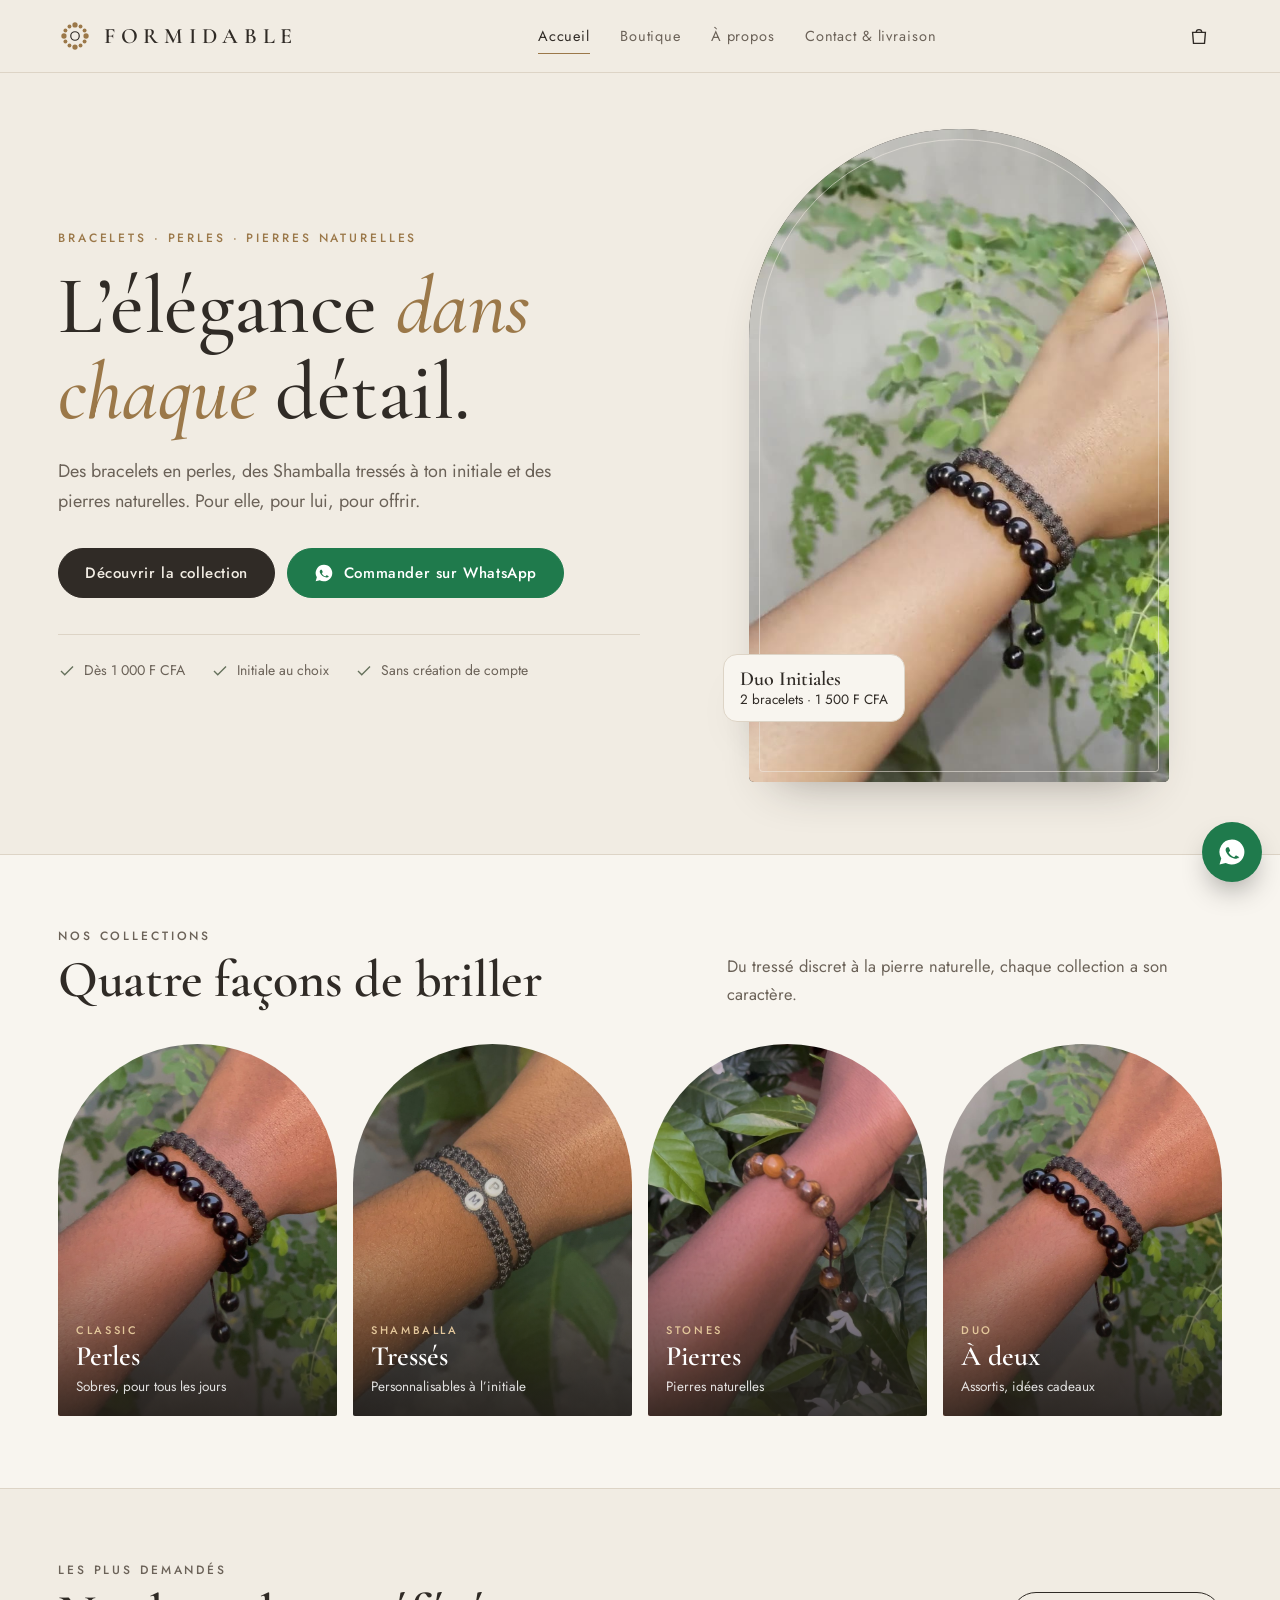
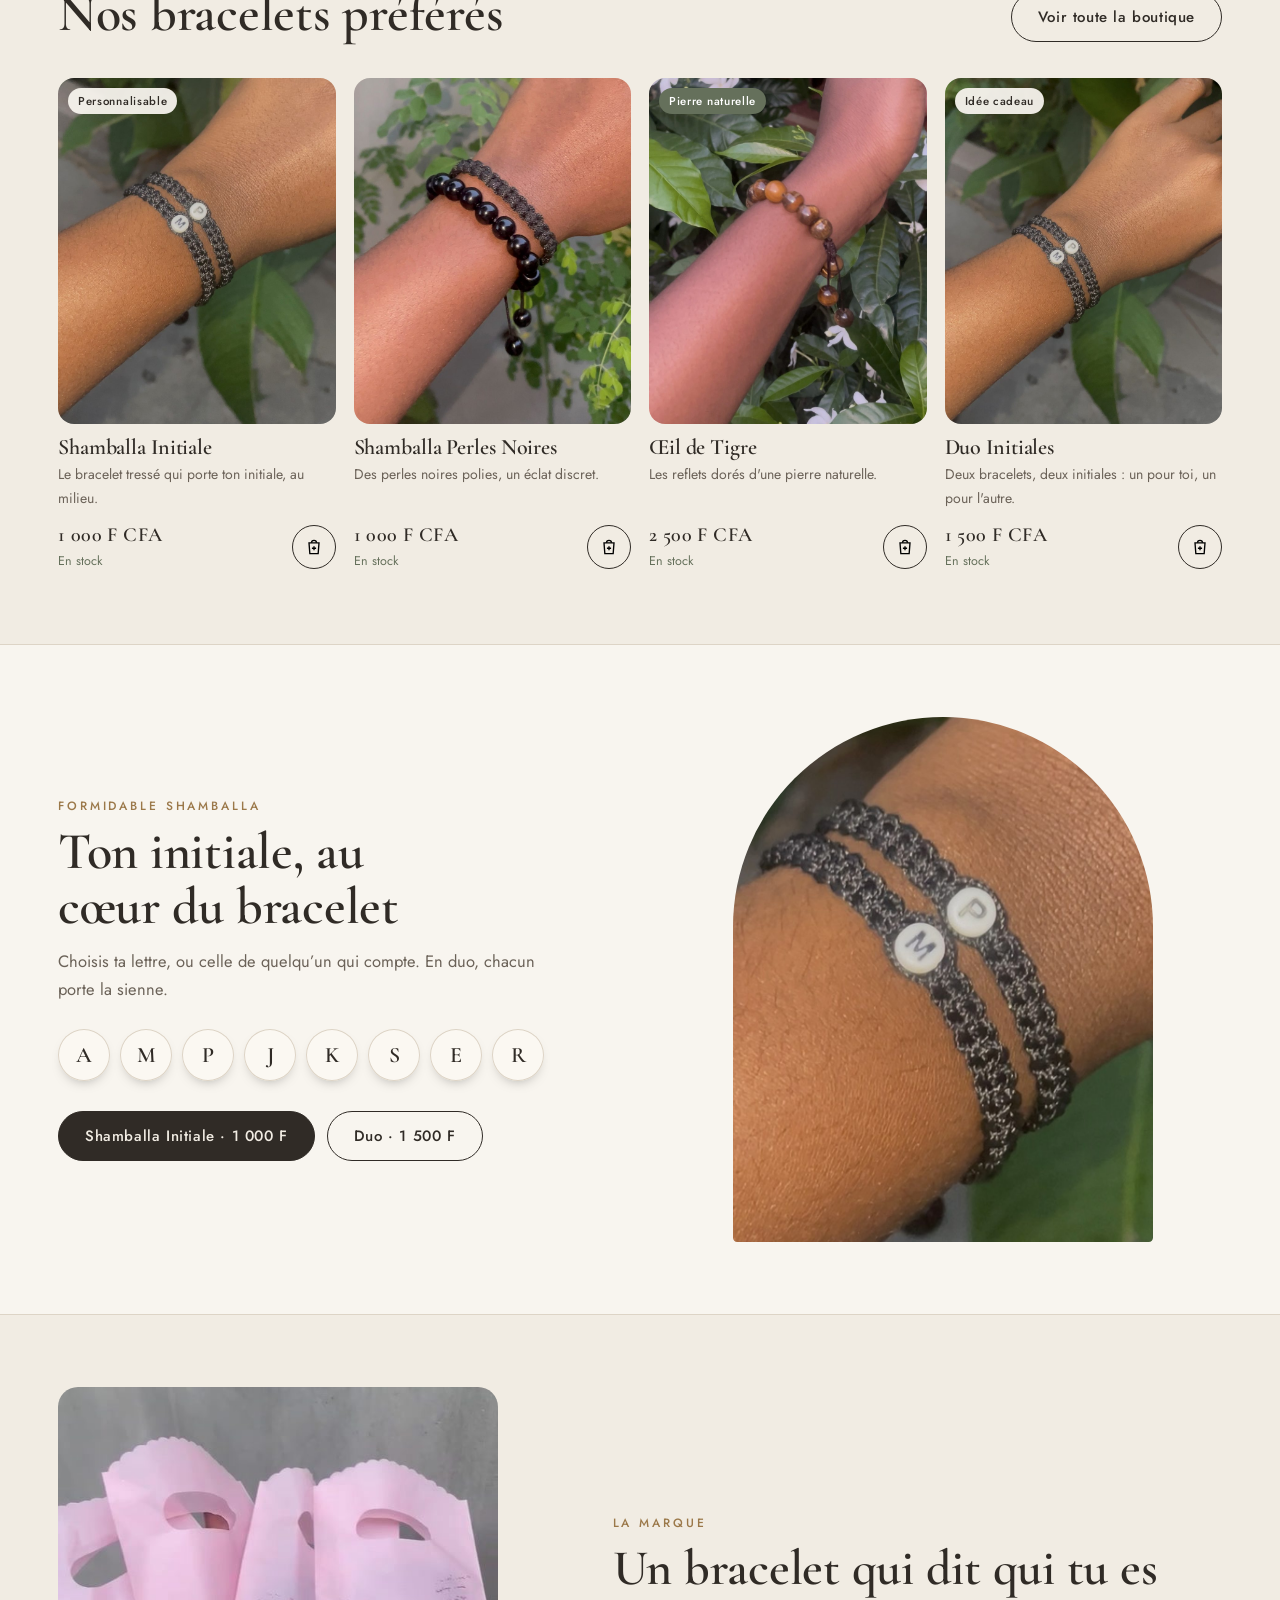
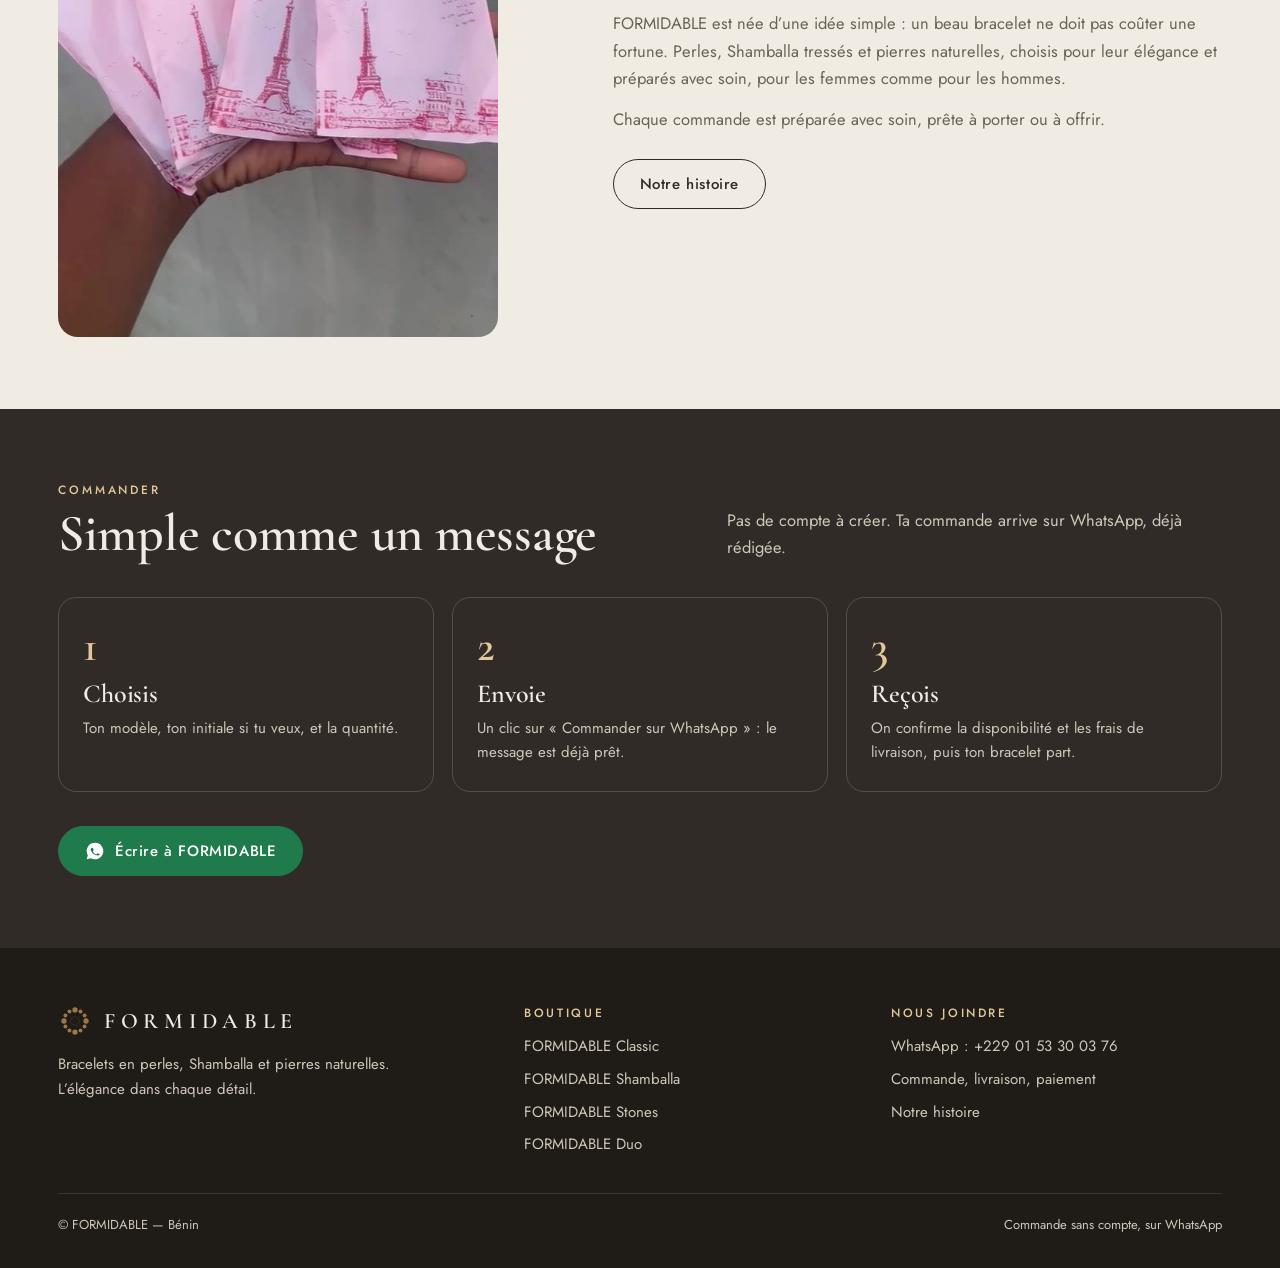
<file: index.html>
<!doctype html>
<html lang="fr">
<head>
<meta charset="utf-8">
<meta name="viewport" content="width=device-width,initial-scale=1,viewport-fit=cover">
<title>FORMIDABLE — Bracelets en perles, Shamballa et pierres naturelles au Bénin</title>
<meta name="description" content="Bracelets en perles, Shamballa personnalisés à l’initiale et pierres naturelles. Dès 1 000 F CFA, commande facile sur WhatsApp, livraison au Bénin.">
<link rel="canonical" href="https://formidable.eroskadima.com/">
<meta property="og:title" content="FORMIDABLE — Bracelets en perles, Shamballa et pierres naturelles au Bénin">
<meta property="og:description" content="Bracelets en perles, Shamballa personnalisés à l’initiale et pierres naturelles. Dès 1 000 F CFA, commande facile sur WhatsApp, livraison au Bénin.">
<meta property="og:image" content="https://formidable.eroskadima.com/assets/img/oeil-de-tigre-1.jpg">
<meta property="og:url" content="https://formidable.eroskadima.com/">
<meta property="og:type" content="website">
<meta name="theme-color" content="#F1ECE3">
<link rel="icon" href="data:image/svg+xml,%3Csvg xmlns='http://www.w3.org/2000/svg' viewBox='0 0 40 40'%3E%3Cg fill='%239B7849'%3E%3Ccircle cx='33.00' cy='20.00' r='3.1'/%3E%3Ccircle cx='31.26' cy='26.50' r='2.3'/%3E%3Ccircle cx='26.50' cy='31.26' r='2.3'/%3E%3Ccircle cx='20.00' cy='33.00' r='3.1'/%3E%3Ccircle cx='13.50' cy='31.26' r='2.3'/%3E%3Ccircle cx='8.74' cy='26.50' r='2.3'/%3E%3Ccircle cx='7.00' cy='20.00' r='3.1'/%3E%3Ccircle cx='8.74' cy='13.50' r='2.3'/%3E%3Ccircle cx='13.50' cy='8.74' r='2.3'/%3E%3Ccircle cx='20.00' cy='7.00' r='3.1'/%3E%3Ccircle cx='26.50' cy='8.74' r='2.3'/%3E%3Ccircle cx='31.26' cy='13.50' r='2.3'/%3E%3C/g%3E%3Ccircle cx='20' cy='20' r='5' fill='none' stroke='%23302B26' stroke-width='1.4'/%3E%3C/svg%3E">
<link rel="preconnect" href="https://fonts.googleapis.com"><link rel="preconnect" href="https://fonts.gstatic.com" crossorigin>
<link rel="stylesheet" href="https://fonts.googleapis.com/css2?family=Cormorant+Garamond:ital,wght@0,500;0,600;1,500&family=Jost:wght@400;500;600&display=swap">
<link rel="stylesheet" href="/assets/style.css?v=4">
</head>
<body data-racine="/">
<header class="entete"><div class="wrap">
  <a class="logo" href="/" aria-label="FORMIDABLE, accueil"><svg viewBox="0 0 40 40" aria-hidden="true"><g fill="#9B7849"><circle cx="33.00" cy="20.00" r="3.1"/><circle cx="31.26" cy="26.50" r="2.3"/><circle cx="26.50" cy="31.26" r="2.3"/><circle cx="20.00" cy="33.00" r="3.1"/><circle cx="13.50" cy="31.26" r="2.3"/><circle cx="8.74" cy="26.50" r="2.3"/><circle cx="7.00" cy="20.00" r="3.1"/><circle cx="8.74" cy="13.50" r="2.3"/><circle cx="13.50" cy="8.74" r="2.3"/><circle cx="20.00" cy="7.00" r="3.1"/><circle cx="26.50" cy="8.74" r="2.3"/><circle cx="31.26" cy="13.50" r="2.3"/></g><circle cx="20" cy="20" r="5" fill="none" stroke="#302B26" stroke-width="1.4"/></svg><span>FORMIDABLE</span></a>
  <nav class="nav" id="nav" aria-label="Menu principal"><a href="/" aria-current=page>Accueil</a><a href="/boutique/">Boutique</a><a href="/a-propos/">À propos</a><a href="/contact/">Contact & livraison</a></nav>
  <div class="outils">
    <button class="icone" type="button" data-panier aria-label="Ouvrir le panier"><svg viewBox="0 0 24 24" fill="none" stroke="currentColor" stroke-width="1.5"><path d="M5 8h14l-1 12H6z"/><path d="M9 8a3 3 0 0 1 6 0"/></svg><span class="compteur"></span></button>
    <button class="icone" type="button" id="menuBtn" aria-label="Menu" aria-expanded="false" aria-controls="nav"><svg viewBox="0 0 24 24" fill="none" stroke="currentColor" stroke-width="1.6"><path d="M4 7h16M4 12h16M4 17h16"/></svg></button>
  </div>
</div></header>

<main>
<section class="heros"><div class="wrap">
  <div class="texte apparait">
    <p class="eyebrow">Bracelets · Perles · Pierres naturelles</p>
    <h1 style="margin-top:16px">L’élégance <em>dans chaque</em> détail.</h1>
    <p class="intro">Des bracelets en perles, des Shamballa tressés à ton initiale et des pierres naturelles. Pour elle, pour lui, pour offrir.</p>
    <div class="actions"><a class="btn plein" href="/boutique/">Découvrir la collection</a><a class="btn wa" data-wa href="#" target="_blank" rel="noopener"><svg viewBox="0 0 24 24" fill="currentColor"><path d="M12 2a10 10 0 0 0-8.6 15.1L2 22l5-1.3A10 10 0 1 0 12 2zm5.3 14.1c-.2.6-1.3 1.2-1.8 1.2s-1 .3-3.5-.7-4-3.5-4.1-3.7-1-1.3-1-2.5.6-1.8.9-2 .5-.3.7-.3h.5c.2 0 .4 0 .6.5l.8 1.9c.1.2.1.4 0 .6l-.4.5-.4.4c-.1.2-.3.3-.1.6s.7 1.2 1.6 2a7 7 0 0 0 2.2 1.4c.3.1.5.1.6-.1l.9-1c.2-.3.4-.2.6-.1l1.8.9c.3.1.5.2.5.3s0 .7-.2 1.3z"/></svg> Commander sur WhatsApp</a></div>
    <div class="garanties"><span><svg viewBox="0 0 24 24" fill="none" stroke="currentColor" stroke-width="1.8"><path d="M20 6 9 17l-5-5"/></svg> Dès 1 000 F CFA</span><span><svg viewBox="0 0 24 24" fill="none" stroke="currentColor" stroke-width="1.8"><path d="M20 6 9 17l-5-5"/></svg> Initiale au choix</span><span><svg viewBox="0 0 24 24" fill="none" stroke="currentColor" stroke-width="1.8"><path d="M20 6 9 17l-5-5"/></svg> Sans création de compte</span></div>
  </div>
  <div class="visuel apparait" style="animation-delay:.15s">
    <div class="arche"><video autoplay muted loop playsinline poster="/assets/vid/showreel.jpg" aria-label="Bracelets FORMIDABLE portés"><source src="/assets/vid/showreel.mp4" type="video/mp4"></video></div>
    <div class="etiquette-flottante"><b>Duo Initiales</b>2 bracelets · 1 500 F CFA</div>
  </div>
</div></section>

<section class="bande"><div class="wrap">
  <div class="titre-section"><div><p class="eyebrow">Nos collections</p><h2>Quatre façons de briller</h2></div><p>Du tressé discret à la pierre naturelle, chaque collection a son caractère.</p></div>
  <div class="cats">
    <a class="cat" href="/boutique/?cat=classic"><img src="/assets/img/perles-noires-1.jpg" alt="" loading="lazy"><div class="t"><small>Classic</small><b>Perles</b><span>Sobres, pour tous les jours</span></div></a>
    <a class="cat" href="/boutique/?cat=shamballa"><img src="/assets/img/shamballa-initiale-1.jpg" alt="" loading="lazy"><div class="t"><small>Shamballa</small><b>Tressés</b><span>Personnalisables à l’initiale</span></div></a>
    <a class="cat" href="/boutique/?cat=stones"><img src="/assets/img/oeil-de-tigre-1.jpg" alt="" loading="lazy"><div class="t"><small>Stones</small><b>Pierres</b><span>Pierres naturelles</span></div></a>
    <a class="cat" href="/boutique/?cat=duo"><img src="/assets/img/duo-shamballa-1.jpg" alt="" loading="lazy"><div class="t"><small>Duo</small><b>À deux</b><span>Assortis, idées cadeaux</span></div></a>
  </div>
</div></section>

<section><div class="wrap">
  <div class="titre-section"><div><p class="eyebrow">Les plus demandés</p><h2>Nos bracelets préférés</h2></div><a class="btn" href="/boutique/">Voir toute la boutique</a></div>
  <div class="grille" id="populaires"></div>
</div></section>

<section class="bande"><div class="wrap initiales">
  <div>
    <p class="eyebrow">FORMIDABLE Shamballa</p>
    <h2 style="font-size:clamp(34px,4.4vw,52px);margin-top:10px">Ton initiale, au cœur du bracelet</h2>
    <p class="muted" style="margin-top:14px;max-width:30em">Choisis ta lettre, ou celle de quelqu’un qui compte. En duo, chacun porte la sienne.</p>
    <div class="lettres" aria-hidden="true"><span>A</span><span>M</span><span>P</span><span>J</span><span>K</span><span>S</span><span>E</span><span>R</span></div>
    <div style="display:flex;flex-wrap:wrap;gap:12px;margin-top:30px"><a class="btn plein" href="/produit/?m=shamballa-initiale">Shamballa Initiale · 1 000 F</a><a class="btn" href="/produit/?m=duo-initiales">Duo · 1 500 F</a></div>
  </div>
  <div class="photo-i"><img src="/assets/img/shamballa-initiale-2.jpg" alt="Deux Shamballa avec les initiales M et P" loading="lazy"></div>
</div></section>

<section><div class="wrap duo-col">
  <div class="photo-m"><img src="/assets/img/emballage.jpg" alt="Pochettes cadeaux FORMIDABLE" loading="lazy"></div>
  <div>
    <p class="eyebrow">La marque</p>
    <h2>Un bracelet qui dit qui tu es</h2>
    <p class="muted" style="margin-top:16px">FORMIDABLE est née d’une idée simple : un beau bracelet ne doit pas coûter une fortune. Perles, Shamballa tressés et pierres naturelles, choisis pour leur élégance et préparés avec soin, pour les femmes comme pour les hommes.</p>
    <p class="muted">Chaque commande est préparée avec soin, prête à porter ou à offrir.</p>
    <a class="btn" href="/a-propos/" style="margin-top:26px">Notre histoire</a>
  </div>
</div></section>

<section class="fonce"><div class="wrap">
  <div class="titre-section"><div><p class="eyebrow" style="color:#E3C79B">Commander</p><h2 style="color:var(--creme)">Simple comme un message</h2></div><p>Pas de compte à créer. Ta commande arrive sur WhatsApp, déjà rédigée.</p></div>
  <div class="etapes">
    <div class="etape"><span class="n">1</span><h3>Choisis</h3><p>Ton modèle, ton initiale si tu veux, et la quantité.</p></div>
    <div class="etape"><span class="n">2</span><h3>Envoie</h3><p>Un clic sur « Commander sur WhatsApp » : le message est déjà prêt.</p></div>
    <div class="etape"><span class="n">3</span><h3>Reçois</h3><p>On confirme la disponibilité et les frais de livraison, puis ton bracelet part.</p></div>
  </div>
  <a class="btn wa" data-wa href="#" target="_blank" rel="noopener" style="margin-top:34px"><svg viewBox="0 0 24 24" fill="currentColor"><path d="M12 2a10 10 0 0 0-8.6 15.1L2 22l5-1.3A10 10 0 1 0 12 2zm5.3 14.1c-.2.6-1.3 1.2-1.8 1.2s-1 .3-3.5-.7-4-3.5-4.1-3.7-1-1.3-1-2.5.6-1.8.9-2 .5-.3.7-.3h.5c.2 0 .4 0 .6.5l.8 1.9c.1.2.1.4 0 .6l-.4.5-.4.4c-.1.2-.3.3-.1.6s.7 1.2 1.6 2a7 7 0 0 0 2.2 1.4c.3.1.5.1.6-.1l.9-1c.2-.3.4-.2.6-.1l1.8.9c.3.1.5.2.5.3s0 .7-.2 1.3z"/></svg> Écrire à FORMIDABLE</a>
</div></section>
</main>
<footer class="pied"><div class="wrap">
  <div><a class="logo" href="/"><svg viewBox="0 0 40 40" aria-hidden="true"><g fill="#9B7849"><circle cx="33.00" cy="20.00" r="3.1"/><circle cx="31.26" cy="26.50" r="2.3"/><circle cx="26.50" cy="31.26" r="2.3"/><circle cx="20.00" cy="33.00" r="3.1"/><circle cx="13.50" cy="31.26" r="2.3"/><circle cx="8.74" cy="26.50" r="2.3"/><circle cx="7.00" cy="20.00" r="3.1"/><circle cx="8.74" cy="13.50" r="2.3"/><circle cx="13.50" cy="8.74" r="2.3"/><circle cx="20.00" cy="7.00" r="3.1"/><circle cx="26.50" cy="8.74" r="2.3"/><circle cx="31.26" cy="13.50" r="2.3"/></g><circle cx="20" cy="20" r="5" fill="none" stroke="#302B26" stroke-width="1.4"/></svg><span>FORMIDABLE</span></a><p style="margin-top:14px;max-width:26em">Bracelets en perles, Shamballa et pierres naturelles. L’élégance dans chaque détail.</p></div>
  <div><h3>Boutique</h3><ul><li><a href="/boutique/?cat=classic">FORMIDABLE Classic</a></li><li><a href="/boutique/?cat=shamballa">FORMIDABLE Shamballa</a></li><li><a href="/boutique/?cat=stones">FORMIDABLE Stones</a></li><li><a href="/boutique/?cat=duo">FORMIDABLE Duo</a></li></ul></div>
  <div><h3>Nous joindre</h3><ul><li><a data-wa href="#" target="_blank" rel="noopener">WhatsApp : <span data-wa-num></span></a></li><li><a href="/contact/">Commande, livraison, paiement</a></li><li><a href="/a-propos/">Notre histoire</a></li></ul></div>
  <div class="bas-pied"><span>© FORMIDABLE — Bénin</span><span>Commande sans compte, sur WhatsApp</span></div>
</div></footer>
<a class="wa-flottant" data-wa href="#" target="_blank" rel="noopener" aria-label="Écrire à FORMIDABLE sur WhatsApp"><svg viewBox="0 0 24 24" fill="currentColor"><path d="M12 2a10 10 0 0 0-8.6 15.1L2 22l5-1.3A10 10 0 1 0 12 2zm5.3 14.1c-.2.6-1.3 1.2-1.8 1.2s-1 .3-3.5-.7-4-3.5-4.1-3.7-1-1.3-1-2.5.6-1.8.9-2 .5-.3.7-.3h.5c.2 0 .4 0 .6.5l.8 1.9c.1.2.1.4 0 .6l-.4.5-.4.4c-.1.2-.3.3-.1.6s.7 1.2 1.6 2a7 7 0 0 0 2.2 1.4c.3.1.5.1.6-.1l.9-1c.2-.3.4-.2.6-.1l1.8.9c.3.1.5.2.5.3s0 .7-.2 1.3z"/></svg></a>
<div class="voile"></div>
<aside class="panier" aria-hidden="true" aria-label="Panier">
  <header><h2>Votre panier</h2><button class="icone" type="button" id="fermerPanier" aria-label="Fermer le panier"><svg viewBox="0 0 24 24" fill="none" stroke="currentColor" stroke-width="1.6"><path d="M6 6l12 12M18 6 6 18"/></svg></button></header>
  <div class="liste" id="panierListe"></div>
  <footer><div class="total"><span>Total</span><span id="panierTotal">0 F CFA</span></div>
  <button class="btn bronze" id="panierPayer" type="button" hidden>Payer en ligne maintenant</button>
  <a class="btn wa" id="panierCommander" href="#" target="_blank" rel="noopener"><svg viewBox="0 0 24 24" fill="currentColor"><path d="M12 2a10 10 0 0 0-8.6 15.1L2 22l5-1.3A10 10 0 1 0 12 2zm5.3 14.1c-.2.6-1.3 1.2-1.8 1.2s-1 .3-3.5-.7-4-3.5-4.1-3.7-1-1.3-1-2.5.6-1.8.9-2 .5-.3.7-.3h.5c.2 0 .4 0 .6.5l.8 1.9c.1.2.1.4 0 .6l-.4.5-.4.4c-.1.2-.3.3-.1.6s.7 1.2 1.6 2a7 7 0 0 0 2.2 1.4c.3.1.5.1.6-.1l.9-1c.2-.3.4-.2.6-.1l1.8.9c.3.1.5.2.5.3s0 .7-.2 1.3z"/></svg> Payer à la livraison</a>
  <p class="petit">Paie en ligne maintenant, ou envoie ta commande sur WhatsApp (déjà rédigée) et paie à la livraison. Aucun compte à créer.</p></footer>
</aside>
<script src="/assets/produits.js?v=4"></script>
<script src="/assets/app.js?v=4"></script>
</body>
</html>
</file>
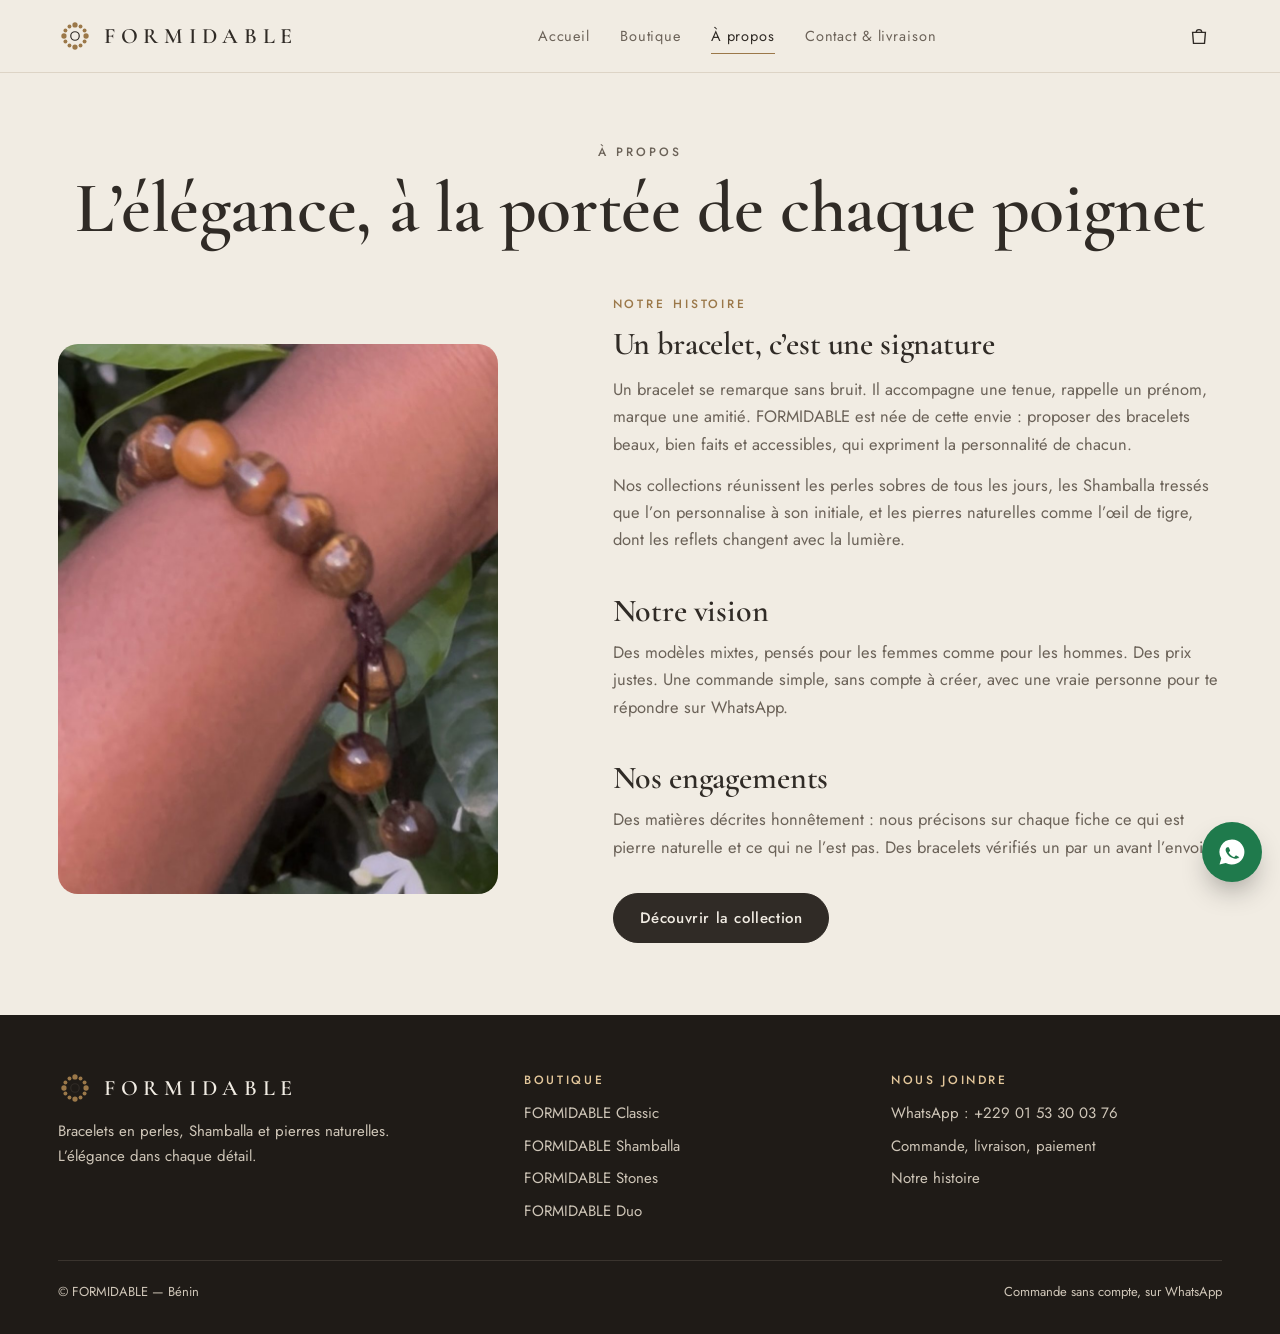
<file: a-propos/index.html>
<!doctype html>
<html lang="fr">
<head>
<meta charset="utf-8">
<meta name="viewport" content="width=device-width,initial-scale=1,viewport-fit=cover">
<title>À propos — FORMIDABLE, bracelets au Bénin</title>
<meta name="description" content="L’histoire de FORMIDABLE : des bracelets élégants et accessibles, en perles, Shamballa et pierres naturelles.">
<link rel="canonical" href="https://formidable.eroskadima.com/a-propos/">
<meta property="og:title" content="À propos — FORMIDABLE, bracelets au Bénin">
<meta property="og:description" content="L’histoire de FORMIDABLE : des bracelets élégants et accessibles, en perles, Shamballa et pierres naturelles.">
<meta property="og:image" content="https://formidable.eroskadima.com/assets/img/shamballa-initiale-1.jpg">
<meta property="og:url" content="https://formidable.eroskadima.com/a-propos/">
<meta property="og:type" content="website">
<meta name="theme-color" content="#F1ECE3">
<link rel="icon" href="data:image/svg+xml,%3Csvg xmlns='http://www.w3.org/2000/svg' viewBox='0 0 40 40'%3E%3Cg fill='%239B7849'%3E%3Ccircle cx='33.00' cy='20.00' r='3.1'/%3E%3Ccircle cx='31.26' cy='26.50' r='2.3'/%3E%3Ccircle cx='26.50' cy='31.26' r='2.3'/%3E%3Ccircle cx='20.00' cy='33.00' r='3.1'/%3E%3Ccircle cx='13.50' cy='31.26' r='2.3'/%3E%3Ccircle cx='8.74' cy='26.50' r='2.3'/%3E%3Ccircle cx='7.00' cy='20.00' r='3.1'/%3E%3Ccircle cx='8.74' cy='13.50' r='2.3'/%3E%3Ccircle cx='13.50' cy='8.74' r='2.3'/%3E%3Ccircle cx='20.00' cy='7.00' r='3.1'/%3E%3Ccircle cx='26.50' cy='8.74' r='2.3'/%3E%3Ccircle cx='31.26' cy='13.50' r='2.3'/%3E%3C/g%3E%3Ccircle cx='20' cy='20' r='5' fill='none' stroke='%23302B26' stroke-width='1.4'/%3E%3C/svg%3E">
<link rel="preconnect" href="https://fonts.googleapis.com"><link rel="preconnect" href="https://fonts.gstatic.com" crossorigin>
<link rel="stylesheet" href="https://fonts.googleapis.com/css2?family=Cormorant+Garamond:ital,wght@0,500;0,600;1,500&family=Jost:wght@400;500;600&display=swap">
<link rel="stylesheet" href="/assets/style.css?v=4">
</head>
<body data-racine="/">
<header class="entete"><div class="wrap">
  <a class="logo" href="/" aria-label="FORMIDABLE, accueil"><svg viewBox="0 0 40 40" aria-hidden="true"><g fill="#9B7849"><circle cx="33.00" cy="20.00" r="3.1"/><circle cx="31.26" cy="26.50" r="2.3"/><circle cx="26.50" cy="31.26" r="2.3"/><circle cx="20.00" cy="33.00" r="3.1"/><circle cx="13.50" cy="31.26" r="2.3"/><circle cx="8.74" cy="26.50" r="2.3"/><circle cx="7.00" cy="20.00" r="3.1"/><circle cx="8.74" cy="13.50" r="2.3"/><circle cx="13.50" cy="8.74" r="2.3"/><circle cx="20.00" cy="7.00" r="3.1"/><circle cx="26.50" cy="8.74" r="2.3"/><circle cx="31.26" cy="13.50" r="2.3"/></g><circle cx="20" cy="20" r="5" fill="none" stroke="#302B26" stroke-width="1.4"/></svg><span>FORMIDABLE</span></a>
  <nav class="nav" id="nav" aria-label="Menu principal"><a href="/">Accueil</a><a href="/boutique/">Boutique</a><a href="/a-propos/" aria-current=page>À propos</a><a href="/contact/">Contact & livraison</a></nav>
  <div class="outils">
    <button class="icone" type="button" data-panier aria-label="Ouvrir le panier"><svg viewBox="0 0 24 24" fill="none" stroke="currentColor" stroke-width="1.5"><path d="M5 8h14l-1 12H6z"/><path d="M9 8a3 3 0 0 1 6 0"/></svg><span class="compteur"></span></button>
    <button class="icone" type="button" id="menuBtn" aria-label="Menu" aria-expanded="false" aria-controls="nav"><svg viewBox="0 0 24 24" fill="none" stroke="currentColor" stroke-width="1.6"><path d="M4 7h16M4 12h16M4 17h16"/></svg></button>
  </div>
</div></header>

<main>
<div class="page-titre"><p class="eyebrow">À propos</p><h1>L’élégance, à la portée de chaque poignet</h1></div>
<section style="padding-top:24px"><div class="wrap duo-col">
  <div class="photo-m"><img src="/assets/img/oeil-de-tigre-2.jpg" alt="Bracelet œil de tigre porté" loading="lazy"></div>
  <div class="prose" style="margin:0">
    <p class="eyebrow">Notre histoire</p>
    <h2 style="margin-top:10px">Un bracelet, c’est une signature</h2>
    <p class="muted" style="margin-top:16px">Un bracelet se remarque sans bruit. Il accompagne une tenue, rappelle un prénom, marque une amitié. FORMIDABLE est née de cette envie : proposer des bracelets beaux, bien faits et accessibles, qui expriment la personnalité de chacun.</p>
    <p class="muted">Nos collections réunissent les perles sobres de tous les jours, les Shamballa tressés que l’on personnalise à son initiale, et les pierres naturelles comme l’œil de tigre, dont les reflets changent avec la lumière.</p>
    <h2>Notre vision</h2>
    <p class="muted">Des modèles mixtes, pensés pour les femmes comme pour les hommes. Des prix justes. Une commande simple, sans compte à créer, avec une vraie personne pour te répondre sur WhatsApp.</p>
    <h2>Nos engagements</h2>
    <p class="muted">Des matières décrites honnêtement : nous précisons sur chaque fiche ce qui est pierre naturelle et ce qui ne l’est pas. Des bracelets vérifiés un par un avant l’envoi.</p>
    <a class="btn plein" href="/boutique/" style="margin-top:18px">Découvrir la collection</a>
  </div>
</div></section>
</main>
<footer class="pied"><div class="wrap">
  <div><a class="logo" href="/"><svg viewBox="0 0 40 40" aria-hidden="true"><g fill="#9B7849"><circle cx="33.00" cy="20.00" r="3.1"/><circle cx="31.26" cy="26.50" r="2.3"/><circle cx="26.50" cy="31.26" r="2.3"/><circle cx="20.00" cy="33.00" r="3.1"/><circle cx="13.50" cy="31.26" r="2.3"/><circle cx="8.74" cy="26.50" r="2.3"/><circle cx="7.00" cy="20.00" r="3.1"/><circle cx="8.74" cy="13.50" r="2.3"/><circle cx="13.50" cy="8.74" r="2.3"/><circle cx="20.00" cy="7.00" r="3.1"/><circle cx="26.50" cy="8.74" r="2.3"/><circle cx="31.26" cy="13.50" r="2.3"/></g><circle cx="20" cy="20" r="5" fill="none" stroke="#302B26" stroke-width="1.4"/></svg><span>FORMIDABLE</span></a><p style="margin-top:14px;max-width:26em">Bracelets en perles, Shamballa et pierres naturelles. L’élégance dans chaque détail.</p></div>
  <div><h3>Boutique</h3><ul><li><a href="/boutique/?cat=classic">FORMIDABLE Classic</a></li><li><a href="/boutique/?cat=shamballa">FORMIDABLE Shamballa</a></li><li><a href="/boutique/?cat=stones">FORMIDABLE Stones</a></li><li><a href="/boutique/?cat=duo">FORMIDABLE Duo</a></li></ul></div>
  <div><h3>Nous joindre</h3><ul><li><a data-wa href="#" target="_blank" rel="noopener">WhatsApp : <span data-wa-num></span></a></li><li><a href="/contact/">Commande, livraison, paiement</a></li><li><a href="/a-propos/">Notre histoire</a></li></ul></div>
  <div class="bas-pied"><span>© FORMIDABLE — Bénin</span><span>Commande sans compte, sur WhatsApp</span></div>
</div></footer>
<a class="wa-flottant" data-wa href="#" target="_blank" rel="noopener" aria-label="Écrire à FORMIDABLE sur WhatsApp"><svg viewBox="0 0 24 24" fill="currentColor"><path d="M12 2a10 10 0 0 0-8.6 15.1L2 22l5-1.3A10 10 0 1 0 12 2zm5.3 14.1c-.2.6-1.3 1.2-1.8 1.2s-1 .3-3.5-.7-4-3.5-4.1-3.7-1-1.3-1-2.5.6-1.8.9-2 .5-.3.7-.3h.5c.2 0 .4 0 .6.5l.8 1.9c.1.2.1.4 0 .6l-.4.5-.4.4c-.1.2-.3.3-.1.6s.7 1.2 1.6 2a7 7 0 0 0 2.2 1.4c.3.1.5.1.6-.1l.9-1c.2-.3.4-.2.6-.1l1.8.9c.3.1.5.2.5.3s0 .7-.2 1.3z"/></svg></a>
<div class="voile"></div>
<aside class="panier" aria-hidden="true" aria-label="Panier">
  <header><h2>Votre panier</h2><button class="icone" type="button" id="fermerPanier" aria-label="Fermer le panier"><svg viewBox="0 0 24 24" fill="none" stroke="currentColor" stroke-width="1.6"><path d="M6 6l12 12M18 6 6 18"/></svg></button></header>
  <div class="liste" id="panierListe"></div>
  <footer><div class="total"><span>Total</span><span id="panierTotal">0 F CFA</span></div>
  <button class="btn bronze" id="panierPayer" type="button" hidden>Payer en ligne maintenant</button>
  <a class="btn wa" id="panierCommander" href="#" target="_blank" rel="noopener"><svg viewBox="0 0 24 24" fill="currentColor"><path d="M12 2a10 10 0 0 0-8.6 15.1L2 22l5-1.3A10 10 0 1 0 12 2zm5.3 14.1c-.2.6-1.3 1.2-1.8 1.2s-1 .3-3.5-.7-4-3.5-4.1-3.7-1-1.3-1-2.5.6-1.8.9-2 .5-.3.7-.3h.5c.2 0 .4 0 .6.5l.8 1.9c.1.2.1.4 0 .6l-.4.5-.4.4c-.1.2-.3.3-.1.6s.7 1.2 1.6 2a7 7 0 0 0 2.2 1.4c.3.1.5.1.6-.1l.9-1c.2-.3.4-.2.6-.1l1.8.9c.3.1.5.2.5.3s0 .7-.2 1.3z"/></svg> Payer à la livraison</a>
  <p class="petit">Paie en ligne maintenant, ou envoie ta commande sur WhatsApp (déjà rédigée) et paie à la livraison. Aucun compte à créer.</p></footer>
</aside>
<script src="/assets/produits.js?v=4"></script>
<script src="/assets/app.js?v=4"></script>
</body>
</html>
</file>
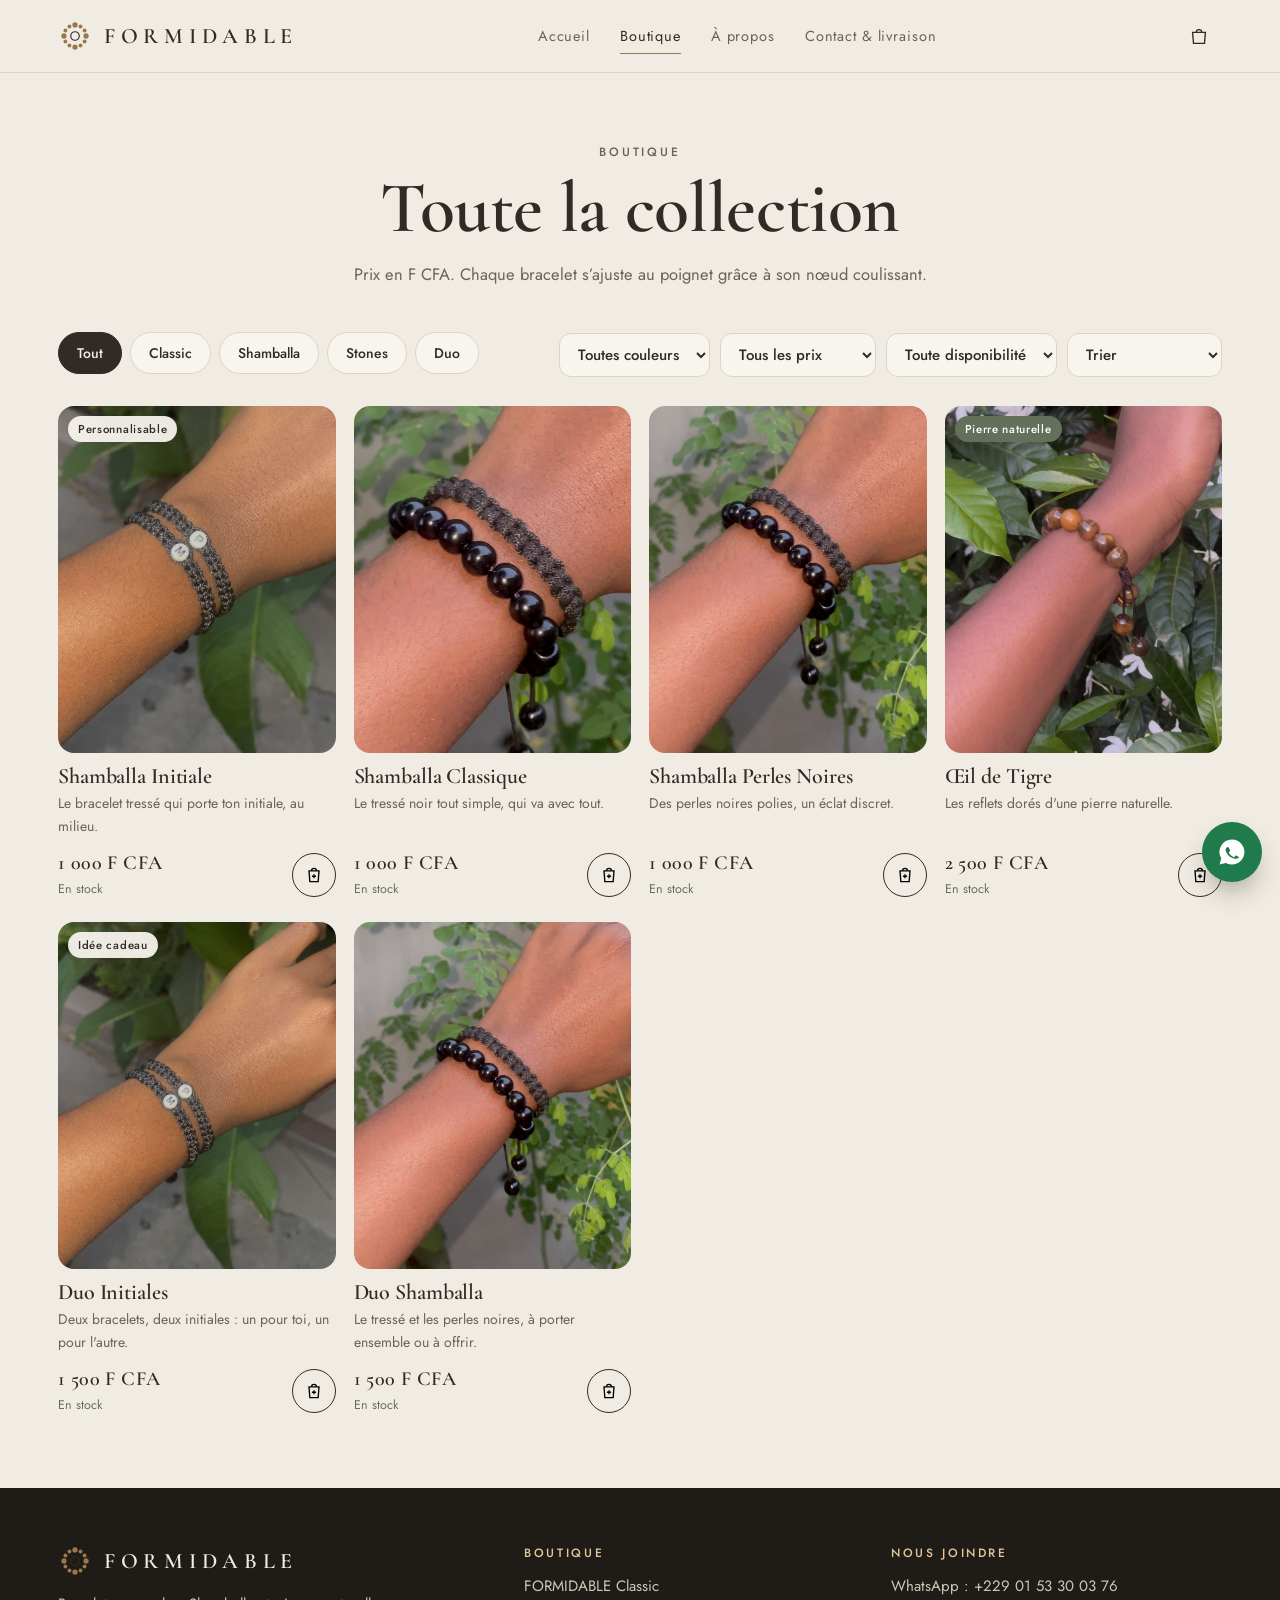
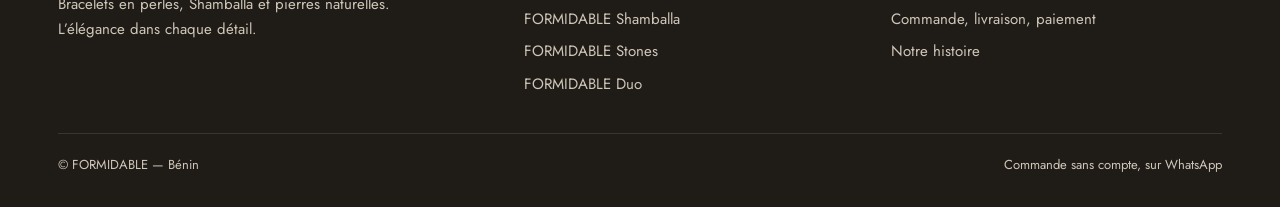
<file: boutique/index.html>
<!doctype html>
<html lang="fr">
<head>
<meta charset="utf-8">
<meta name="viewport" content="width=device-width,initial-scale=1,viewport-fit=cover">
<title>Boutique — Bracelets FORMIDABLE | Perles, Shamballa, pierres naturelles</title>
<meta name="description" content="Toute la collection FORMIDABLE : Classic, Shamballa, Stones et Duo. Prix en F CFA, commande sur WhatsApp.">
<link rel="canonical" href="https://formidable.eroskadima.com/boutique/">
<meta property="og:title" content="Boutique — Bracelets FORMIDABLE | Perles, Shamballa, pierres naturelles">
<meta property="og:description" content="Toute la collection FORMIDABLE : Classic, Shamballa, Stones et Duo. Prix en F CFA, commande sur WhatsApp.">
<meta property="og:image" content="https://formidable.eroskadima.com/assets/img/oeil-de-tigre-1.jpg">
<meta property="og:url" content="https://formidable.eroskadima.com/boutique/">
<meta property="og:type" content="website">
<meta name="theme-color" content="#F1ECE3">
<link rel="icon" href="data:image/svg+xml,%3Csvg xmlns='http://www.w3.org/2000/svg' viewBox='0 0 40 40'%3E%3Cg fill='%239B7849'%3E%3Ccircle cx='33.00' cy='20.00' r='3.1'/%3E%3Ccircle cx='31.26' cy='26.50' r='2.3'/%3E%3Ccircle cx='26.50' cy='31.26' r='2.3'/%3E%3Ccircle cx='20.00' cy='33.00' r='3.1'/%3E%3Ccircle cx='13.50' cy='31.26' r='2.3'/%3E%3Ccircle cx='8.74' cy='26.50' r='2.3'/%3E%3Ccircle cx='7.00' cy='20.00' r='3.1'/%3E%3Ccircle cx='8.74' cy='13.50' r='2.3'/%3E%3Ccircle cx='13.50' cy='8.74' r='2.3'/%3E%3Ccircle cx='20.00' cy='7.00' r='3.1'/%3E%3Ccircle cx='26.50' cy='8.74' r='2.3'/%3E%3Ccircle cx='31.26' cy='13.50' r='2.3'/%3E%3C/g%3E%3Ccircle cx='20' cy='20' r='5' fill='none' stroke='%23302B26' stroke-width='1.4'/%3E%3C/svg%3E">
<link rel="preconnect" href="https://fonts.googleapis.com"><link rel="preconnect" href="https://fonts.gstatic.com" crossorigin>
<link rel="stylesheet" href="https://fonts.googleapis.com/css2?family=Cormorant+Garamond:ital,wght@0,500;0,600;1,500&family=Jost:wght@400;500;600&display=swap">
<link rel="stylesheet" href="/assets/style.css?v=4">
</head>
<body data-racine="/">
<header class="entete"><div class="wrap">
  <a class="logo" href="/" aria-label="FORMIDABLE, accueil"><svg viewBox="0 0 40 40" aria-hidden="true"><g fill="#9B7849"><circle cx="33.00" cy="20.00" r="3.1"/><circle cx="31.26" cy="26.50" r="2.3"/><circle cx="26.50" cy="31.26" r="2.3"/><circle cx="20.00" cy="33.00" r="3.1"/><circle cx="13.50" cy="31.26" r="2.3"/><circle cx="8.74" cy="26.50" r="2.3"/><circle cx="7.00" cy="20.00" r="3.1"/><circle cx="8.74" cy="13.50" r="2.3"/><circle cx="13.50" cy="8.74" r="2.3"/><circle cx="20.00" cy="7.00" r="3.1"/><circle cx="26.50" cy="8.74" r="2.3"/><circle cx="31.26" cy="13.50" r="2.3"/></g><circle cx="20" cy="20" r="5" fill="none" stroke="#302B26" stroke-width="1.4"/></svg><span>FORMIDABLE</span></a>
  <nav class="nav" id="nav" aria-label="Menu principal"><a href="/">Accueil</a><a href="/boutique/" aria-current=page>Boutique</a><a href="/a-propos/">À propos</a><a href="/contact/">Contact & livraison</a></nav>
  <div class="outils">
    <button class="icone" type="button" data-panier aria-label="Ouvrir le panier"><svg viewBox="0 0 24 24" fill="none" stroke="currentColor" stroke-width="1.5"><path d="M5 8h14l-1 12H6z"/><path d="M9 8a3 3 0 0 1 6 0"/></svg><span class="compteur"></span></button>
    <button class="icone" type="button" id="menuBtn" aria-label="Menu" aria-expanded="false" aria-controls="nav"><svg viewBox="0 0 24 24" fill="none" stroke="currentColor" stroke-width="1.6"><path d="M4 7h16M4 12h16M4 17h16"/></svg></button>
  </div>
</div></header>

<main>
<div class="page-titre"><p class="eyebrow">Boutique</p><h1 id="titreCat">Toute la collection</h1><p>Prix en F CFA. Chaque bracelet s’ajuste au poignet grâce à son nœud coulissant.</p></div>
<section style="padding-top:20px"><div class="wrap">
  <div class="filtres">
    <div class="puces" role="group" aria-label="Catégories">
      <button class="puce" type="button" data-cat="tout">Tout</button><button class="puce" type="button" data-cat="classic">Classic</button><button class="puce" type="button" data-cat="shamballa">Shamballa</button><button class="puce" type="button" data-cat="stones">Stones</button><button class="puce" type="button" data-cat="duo">Duo</button>
    </div>
    <div class="selects">
      <select id="fCouleur" aria-label="Couleur"><option value="tout">Toutes couleurs</option><option value="noir">Noir</option><option value="marron">Marron</option></select>
      <select id="fPrix" aria-label="Prix"><option value="tout">Tous les prix</option><option value="1000">Jusqu’à 1 000 F</option><option value="1500">Jusqu’à 1 500 F</option><option value="2500">Jusqu’à 2 500 F</option></select>
      <select id="fDispo" aria-label="Disponibilité"><option value="tout">Toute disponibilité</option><option value="stock">En stock</option></select>
      <select id="fTri" aria-label="Trier"><option value="defaut">Trier</option><option value="asc">Prix croissant</option><option value="desc">Prix décroissant</option></select>
    </div>
  </div>
  <div class="grille" id="catalogue"></div>
</div></section>
</main>
<footer class="pied"><div class="wrap">
  <div><a class="logo" href="/"><svg viewBox="0 0 40 40" aria-hidden="true"><g fill="#9B7849"><circle cx="33.00" cy="20.00" r="3.1"/><circle cx="31.26" cy="26.50" r="2.3"/><circle cx="26.50" cy="31.26" r="2.3"/><circle cx="20.00" cy="33.00" r="3.1"/><circle cx="13.50" cy="31.26" r="2.3"/><circle cx="8.74" cy="26.50" r="2.3"/><circle cx="7.00" cy="20.00" r="3.1"/><circle cx="8.74" cy="13.50" r="2.3"/><circle cx="13.50" cy="8.74" r="2.3"/><circle cx="20.00" cy="7.00" r="3.1"/><circle cx="26.50" cy="8.74" r="2.3"/><circle cx="31.26" cy="13.50" r="2.3"/></g><circle cx="20" cy="20" r="5" fill="none" stroke="#302B26" stroke-width="1.4"/></svg><span>FORMIDABLE</span></a><p style="margin-top:14px;max-width:26em">Bracelets en perles, Shamballa et pierres naturelles. L’élégance dans chaque détail.</p></div>
  <div><h3>Boutique</h3><ul><li><a href="/boutique/?cat=classic">FORMIDABLE Classic</a></li><li><a href="/boutique/?cat=shamballa">FORMIDABLE Shamballa</a></li><li><a href="/boutique/?cat=stones">FORMIDABLE Stones</a></li><li><a href="/boutique/?cat=duo">FORMIDABLE Duo</a></li></ul></div>
  <div><h3>Nous joindre</h3><ul><li><a data-wa href="#" target="_blank" rel="noopener">WhatsApp : <span data-wa-num></span></a></li><li><a href="/contact/">Commande, livraison, paiement</a></li><li><a href="/a-propos/">Notre histoire</a></li></ul></div>
  <div class="bas-pied"><span>© FORMIDABLE — Bénin</span><span>Commande sans compte, sur WhatsApp</span></div>
</div></footer>
<a class="wa-flottant" data-wa href="#" target="_blank" rel="noopener" aria-label="Écrire à FORMIDABLE sur WhatsApp"><svg viewBox="0 0 24 24" fill="currentColor"><path d="M12 2a10 10 0 0 0-8.6 15.1L2 22l5-1.3A10 10 0 1 0 12 2zm5.3 14.1c-.2.6-1.3 1.2-1.8 1.2s-1 .3-3.5-.7-4-3.5-4.1-3.7-1-1.3-1-2.5.6-1.8.9-2 .5-.3.7-.3h.5c.2 0 .4 0 .6.5l.8 1.9c.1.2.1.4 0 .6l-.4.5-.4.4c-.1.2-.3.3-.1.6s.7 1.2 1.6 2a7 7 0 0 0 2.2 1.4c.3.1.5.1.6-.1l.9-1c.2-.3.4-.2.6-.1l1.8.9c.3.1.5.2.5.3s0 .7-.2 1.3z"/></svg></a>
<div class="voile"></div>
<aside class="panier" aria-hidden="true" aria-label="Panier">
  <header><h2>Votre panier</h2><button class="icone" type="button" id="fermerPanier" aria-label="Fermer le panier"><svg viewBox="0 0 24 24" fill="none" stroke="currentColor" stroke-width="1.6"><path d="M6 6l12 12M18 6 6 18"/></svg></button></header>
  <div class="liste" id="panierListe"></div>
  <footer><div class="total"><span>Total</span><span id="panierTotal">0 F CFA</span></div>
  <button class="btn bronze" id="panierPayer" type="button" hidden>Payer en ligne maintenant</button>
  <a class="btn wa" id="panierCommander" href="#" target="_blank" rel="noopener"><svg viewBox="0 0 24 24" fill="currentColor"><path d="M12 2a10 10 0 0 0-8.6 15.1L2 22l5-1.3A10 10 0 1 0 12 2zm5.3 14.1c-.2.6-1.3 1.2-1.8 1.2s-1 .3-3.5-.7-4-3.5-4.1-3.7-1-1.3-1-2.5.6-1.8.9-2 .5-.3.7-.3h.5c.2 0 .4 0 .6.5l.8 1.9c.1.2.1.4 0 .6l-.4.5-.4.4c-.1.2-.3.3-.1.6s.7 1.2 1.6 2a7 7 0 0 0 2.2 1.4c.3.1.5.1.6-.1l.9-1c.2-.3.4-.2.6-.1l1.8.9c.3.1.5.2.5.3s0 .7-.2 1.3z"/></svg> Payer à la livraison</a>
  <p class="petit">Paie en ligne maintenant, ou envoie ta commande sur WhatsApp (déjà rédigée) et paie à la livraison. Aucun compte à créer.</p></footer>
</aside>
<script src="/assets/produits.js?v=4"></script>
<script src="/assets/app.js?v=4"></script>
</body>
</html>
</file>
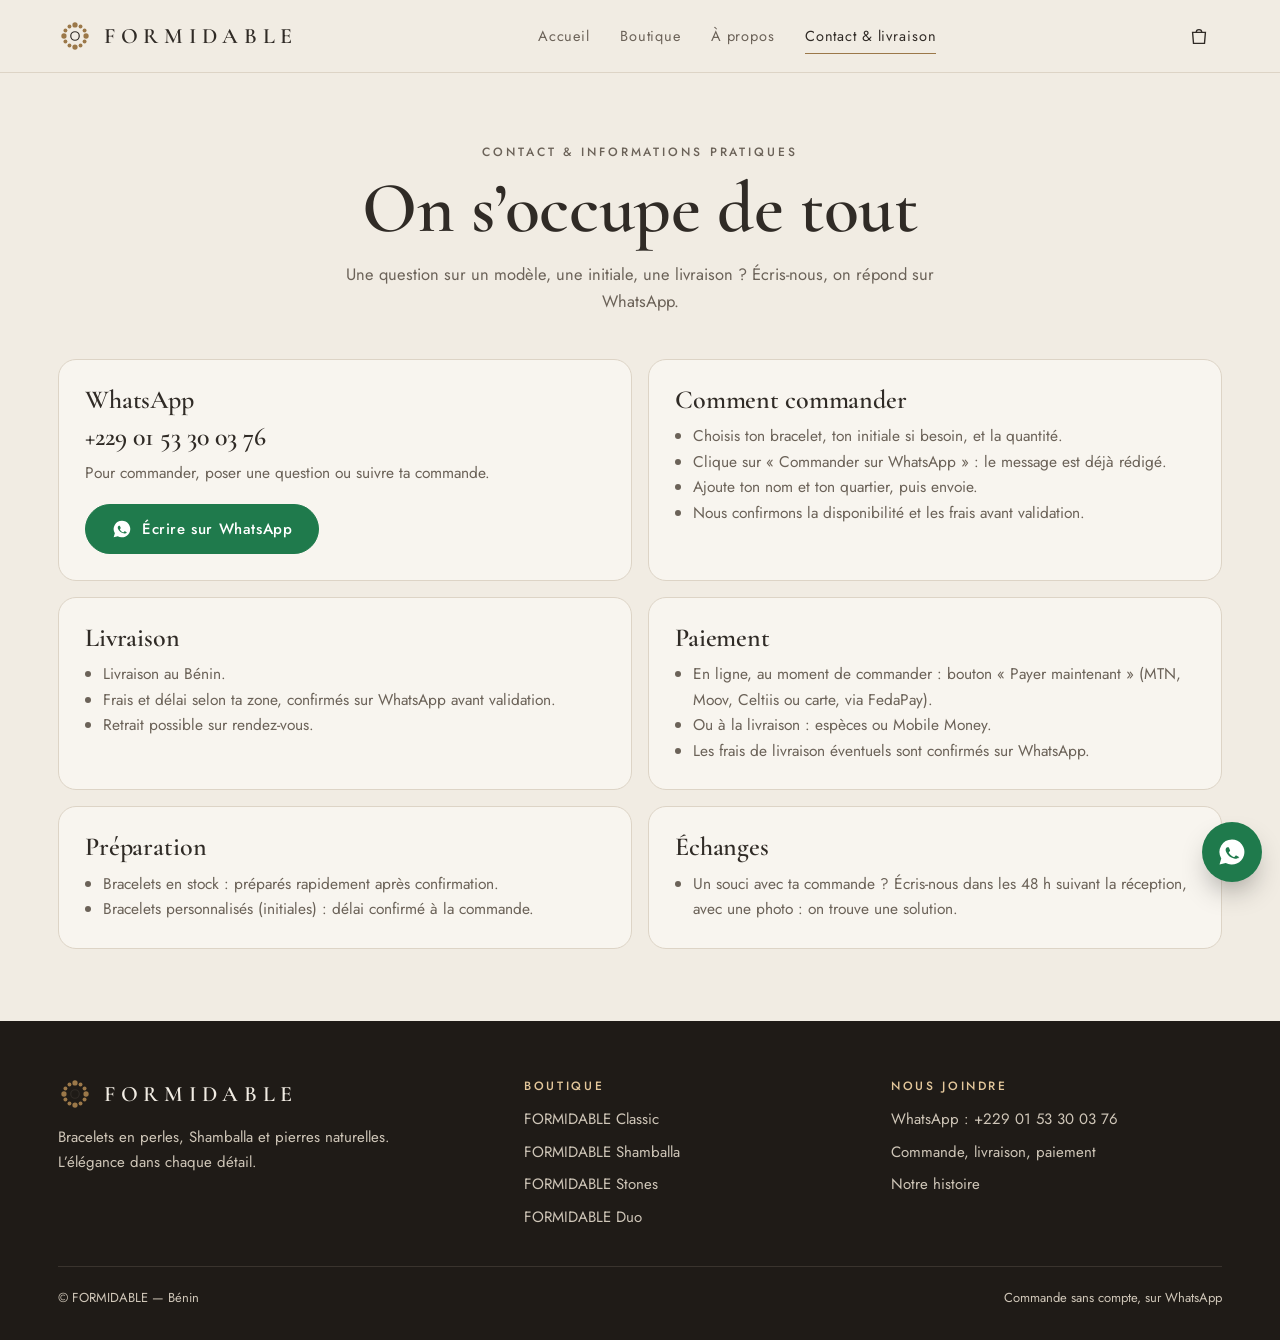
<file: contact/index.html>
<!doctype html>
<html lang="fr">
<head>
<meta charset="utf-8">
<meta name="viewport" content="width=device-width,initial-scale=1,viewport-fit=cover">
<title>Contact, commande et livraison — FORMIDABLE</title>
<meta name="description" content="Commander un bracelet FORMIDABLE sur WhatsApp : modalités de commande, livraison au Bénin, paiement.">
<link rel="canonical" href="https://formidable.eroskadima.com/contact/">
<meta property="og:title" content="Contact, commande et livraison — FORMIDABLE">
<meta property="og:description" content="Commander un bracelet FORMIDABLE sur WhatsApp : modalités de commande, livraison au Bénin, paiement.">
<meta property="og:image" content="https://formidable.eroskadima.com/assets/img/oeil-de-tigre-1.jpg">
<meta property="og:url" content="https://formidable.eroskadima.com/contact/">
<meta property="og:type" content="website">
<meta name="theme-color" content="#F1ECE3">
<link rel="icon" href="data:image/svg+xml,%3Csvg xmlns='http://www.w3.org/2000/svg' viewBox='0 0 40 40'%3E%3Cg fill='%239B7849'%3E%3Ccircle cx='33.00' cy='20.00' r='3.1'/%3E%3Ccircle cx='31.26' cy='26.50' r='2.3'/%3E%3Ccircle cx='26.50' cy='31.26' r='2.3'/%3E%3Ccircle cx='20.00' cy='33.00' r='3.1'/%3E%3Ccircle cx='13.50' cy='31.26' r='2.3'/%3E%3Ccircle cx='8.74' cy='26.50' r='2.3'/%3E%3Ccircle cx='7.00' cy='20.00' r='3.1'/%3E%3Ccircle cx='8.74' cy='13.50' r='2.3'/%3E%3Ccircle cx='13.50' cy='8.74' r='2.3'/%3E%3Ccircle cx='20.00' cy='7.00' r='3.1'/%3E%3Ccircle cx='26.50' cy='8.74' r='2.3'/%3E%3Ccircle cx='31.26' cy='13.50' r='2.3'/%3E%3C/g%3E%3Ccircle cx='20' cy='20' r='5' fill='none' stroke='%23302B26' stroke-width='1.4'/%3E%3C/svg%3E">
<link rel="preconnect" href="https://fonts.googleapis.com"><link rel="preconnect" href="https://fonts.gstatic.com" crossorigin>
<link rel="stylesheet" href="https://fonts.googleapis.com/css2?family=Cormorant+Garamond:ital,wght@0,500;0,600;1,500&family=Jost:wght@400;500;600&display=swap">
<link rel="stylesheet" href="/assets/style.css?v=4">
</head>
<body data-racine="/">
<header class="entete"><div class="wrap">
  <a class="logo" href="/" aria-label="FORMIDABLE, accueil"><svg viewBox="0 0 40 40" aria-hidden="true"><g fill="#9B7849"><circle cx="33.00" cy="20.00" r="3.1"/><circle cx="31.26" cy="26.50" r="2.3"/><circle cx="26.50" cy="31.26" r="2.3"/><circle cx="20.00" cy="33.00" r="3.1"/><circle cx="13.50" cy="31.26" r="2.3"/><circle cx="8.74" cy="26.50" r="2.3"/><circle cx="7.00" cy="20.00" r="3.1"/><circle cx="8.74" cy="13.50" r="2.3"/><circle cx="13.50" cy="8.74" r="2.3"/><circle cx="20.00" cy="7.00" r="3.1"/><circle cx="26.50" cy="8.74" r="2.3"/><circle cx="31.26" cy="13.50" r="2.3"/></g><circle cx="20" cy="20" r="5" fill="none" stroke="#302B26" stroke-width="1.4"/></svg><span>FORMIDABLE</span></a>
  <nav class="nav" id="nav" aria-label="Menu principal"><a href="/">Accueil</a><a href="/boutique/">Boutique</a><a href="/a-propos/">À propos</a><a href="/contact/" aria-current=page>Contact & livraison</a></nav>
  <div class="outils">
    <button class="icone" type="button" data-panier aria-label="Ouvrir le panier"><svg viewBox="0 0 24 24" fill="none" stroke="currentColor" stroke-width="1.5"><path d="M5 8h14l-1 12H6z"/><path d="M9 8a3 3 0 0 1 6 0"/></svg><span class="compteur"></span></button>
    <button class="icone" type="button" id="menuBtn" aria-label="Menu" aria-expanded="false" aria-controls="nav"><svg viewBox="0 0 24 24" fill="none" stroke="currentColor" stroke-width="1.6"><path d="M4 7h16M4 12h16M4 17h16"/></svg></button>
  </div>
</div></header>

<main>
<div class="page-titre"><p class="eyebrow">Contact & informations pratiques</p><h1>On s’occupe de tout</h1><p>Une question sur un modèle, une initiale, une livraison ? Écris-nous, on répond sur WhatsApp.</p></div>
<section style="padding-top:20px"><div class="wrap">
  <div class="infos">
    <div class="info"><h3>WhatsApp</h3><span class="gros" data-wa-num></span><p style="margin-top:8px">Pour commander, poser une question ou suivre ta commande.</p><a class="btn wa" data-wa href="#" target="_blank" rel="noopener" style="margin-top:18px"><svg viewBox="0 0 24 24" fill="currentColor"><path d="M12 2a10 10 0 0 0-8.6 15.1L2 22l5-1.3A10 10 0 1 0 12 2zm5.3 14.1c-.2.6-1.3 1.2-1.8 1.2s-1 .3-3.5-.7-4-3.5-4.1-3.7-1-1.3-1-2.5.6-1.8.9-2 .5-.3.7-.3h.5c.2 0 .4 0 .6.5l.8 1.9c.1.2.1.4 0 .6l-.4.5-.4.4c-.1.2-.3.3-.1.6s.7 1.2 1.6 2a7 7 0 0 0 2.2 1.4c.3.1.5.1.6-.1l.9-1c.2-.3.4-.2.6-.1l1.8.9c.3.1.5.2.5.3s0 .7-.2 1.3z"/></svg> Écrire sur WhatsApp</a></div>
    <div class="info"><h3>Comment commander</h3><ul><li>Choisis ton bracelet, ton initiale si besoin, et la quantité.</li><li>Clique sur « Commander sur WhatsApp » : le message est déjà rédigé.</li><li>Ajoute ton nom et ton quartier, puis envoie.</li><li>Nous confirmons la disponibilité et les frais avant validation.</li></ul></div>
    <div class="info"><h3>Livraison</h3><ul><li>Livraison au Bénin.</li><li>Frais et délai selon ta zone, confirmés sur WhatsApp avant validation.</li><li>Retrait possible sur rendez-vous.</li></ul></div>
    <div class="info"><h3>Paiement</h3><ul><li>En ligne, au moment de commander : bouton « Payer maintenant » (MTN, Moov, Celtiis ou carte, via FedaPay).</li><li>Ou à la livraison : espèces ou Mobile Money.</li><li>Les frais de livraison éventuels sont confirmés sur WhatsApp.</li></ul></div>
    <div class="info"><h3>Préparation</h3><ul><li>Bracelets en stock : préparés rapidement après confirmation.</li><li>Bracelets personnalisés (initiales) : délai confirmé à la commande.</li></ul></div>
    <div class="info"><h3>Échanges</h3><ul><li>Un souci avec ta commande ? Écris-nous dans les 48 h suivant la réception, avec une photo : on trouve une solution.</li></ul></div>
  </div>
</div></section>
</main>
<footer class="pied"><div class="wrap">
  <div><a class="logo" href="/"><svg viewBox="0 0 40 40" aria-hidden="true"><g fill="#9B7849"><circle cx="33.00" cy="20.00" r="3.1"/><circle cx="31.26" cy="26.50" r="2.3"/><circle cx="26.50" cy="31.26" r="2.3"/><circle cx="20.00" cy="33.00" r="3.1"/><circle cx="13.50" cy="31.26" r="2.3"/><circle cx="8.74" cy="26.50" r="2.3"/><circle cx="7.00" cy="20.00" r="3.1"/><circle cx="8.74" cy="13.50" r="2.3"/><circle cx="13.50" cy="8.74" r="2.3"/><circle cx="20.00" cy="7.00" r="3.1"/><circle cx="26.50" cy="8.74" r="2.3"/><circle cx="31.26" cy="13.50" r="2.3"/></g><circle cx="20" cy="20" r="5" fill="none" stroke="#302B26" stroke-width="1.4"/></svg><span>FORMIDABLE</span></a><p style="margin-top:14px;max-width:26em">Bracelets en perles, Shamballa et pierres naturelles. L’élégance dans chaque détail.</p></div>
  <div><h3>Boutique</h3><ul><li><a href="/boutique/?cat=classic">FORMIDABLE Classic</a></li><li><a href="/boutique/?cat=shamballa">FORMIDABLE Shamballa</a></li><li><a href="/boutique/?cat=stones">FORMIDABLE Stones</a></li><li><a href="/boutique/?cat=duo">FORMIDABLE Duo</a></li></ul></div>
  <div><h3>Nous joindre</h3><ul><li><a data-wa href="#" target="_blank" rel="noopener">WhatsApp : <span data-wa-num></span></a></li><li><a href="/contact/">Commande, livraison, paiement</a></li><li><a href="/a-propos/">Notre histoire</a></li></ul></div>
  <div class="bas-pied"><span>© FORMIDABLE — Bénin</span><span>Commande sans compte, sur WhatsApp</span></div>
</div></footer>
<a class="wa-flottant" data-wa href="#" target="_blank" rel="noopener" aria-label="Écrire à FORMIDABLE sur WhatsApp"><svg viewBox="0 0 24 24" fill="currentColor"><path d="M12 2a10 10 0 0 0-8.6 15.1L2 22l5-1.3A10 10 0 1 0 12 2zm5.3 14.1c-.2.6-1.3 1.2-1.8 1.2s-1 .3-3.5-.7-4-3.5-4.1-3.7-1-1.3-1-2.5.6-1.8.9-2 .5-.3.7-.3h.5c.2 0 .4 0 .6.5l.8 1.9c.1.2.1.4 0 .6l-.4.5-.4.4c-.1.2-.3.3-.1.6s.7 1.2 1.6 2a7 7 0 0 0 2.2 1.4c.3.1.5.1.6-.1l.9-1c.2-.3.4-.2.6-.1l1.8.9c.3.1.5.2.5.3s0 .7-.2 1.3z"/></svg></a>
<div class="voile"></div>
<aside class="panier" aria-hidden="true" aria-label="Panier">
  <header><h2>Votre panier</h2><button class="icone" type="button" id="fermerPanier" aria-label="Fermer le panier"><svg viewBox="0 0 24 24" fill="none" stroke="currentColor" stroke-width="1.6"><path d="M6 6l12 12M18 6 6 18"/></svg></button></header>
  <div class="liste" id="panierListe"></div>
  <footer><div class="total"><span>Total</span><span id="panierTotal">0 F CFA</span></div>
  <button class="btn bronze" id="panierPayer" type="button" hidden>Payer en ligne maintenant</button>
  <a class="btn wa" id="panierCommander" href="#" target="_blank" rel="noopener"><svg viewBox="0 0 24 24" fill="currentColor"><path d="M12 2a10 10 0 0 0-8.6 15.1L2 22l5-1.3A10 10 0 1 0 12 2zm5.3 14.1c-.2.6-1.3 1.2-1.8 1.2s-1 .3-3.5-.7-4-3.5-4.1-3.7-1-1.3-1-2.5.6-1.8.9-2 .5-.3.7-.3h.5c.2 0 .4 0 .6.5l.8 1.9c.1.2.1.4 0 .6l-.4.5-.4.4c-.1.2-.3.3-.1.6s.7 1.2 1.6 2a7 7 0 0 0 2.2 1.4c.3.1.5.1.6-.1l.9-1c.2-.3.4-.2.6-.1l1.8.9c.3.1.5.2.5.3s0 .7-.2 1.3z"/></svg> Payer à la livraison</a>
  <p class="petit">Paie en ligne maintenant, ou envoie ta commande sur WhatsApp (déjà rédigée) et paie à la livraison. Aucun compte à créer.</p></footer>
</aside>
<script src="/assets/produits.js?v=4"></script>
<script src="/assets/app.js?v=4"></script>
</body>
</html>
</file>
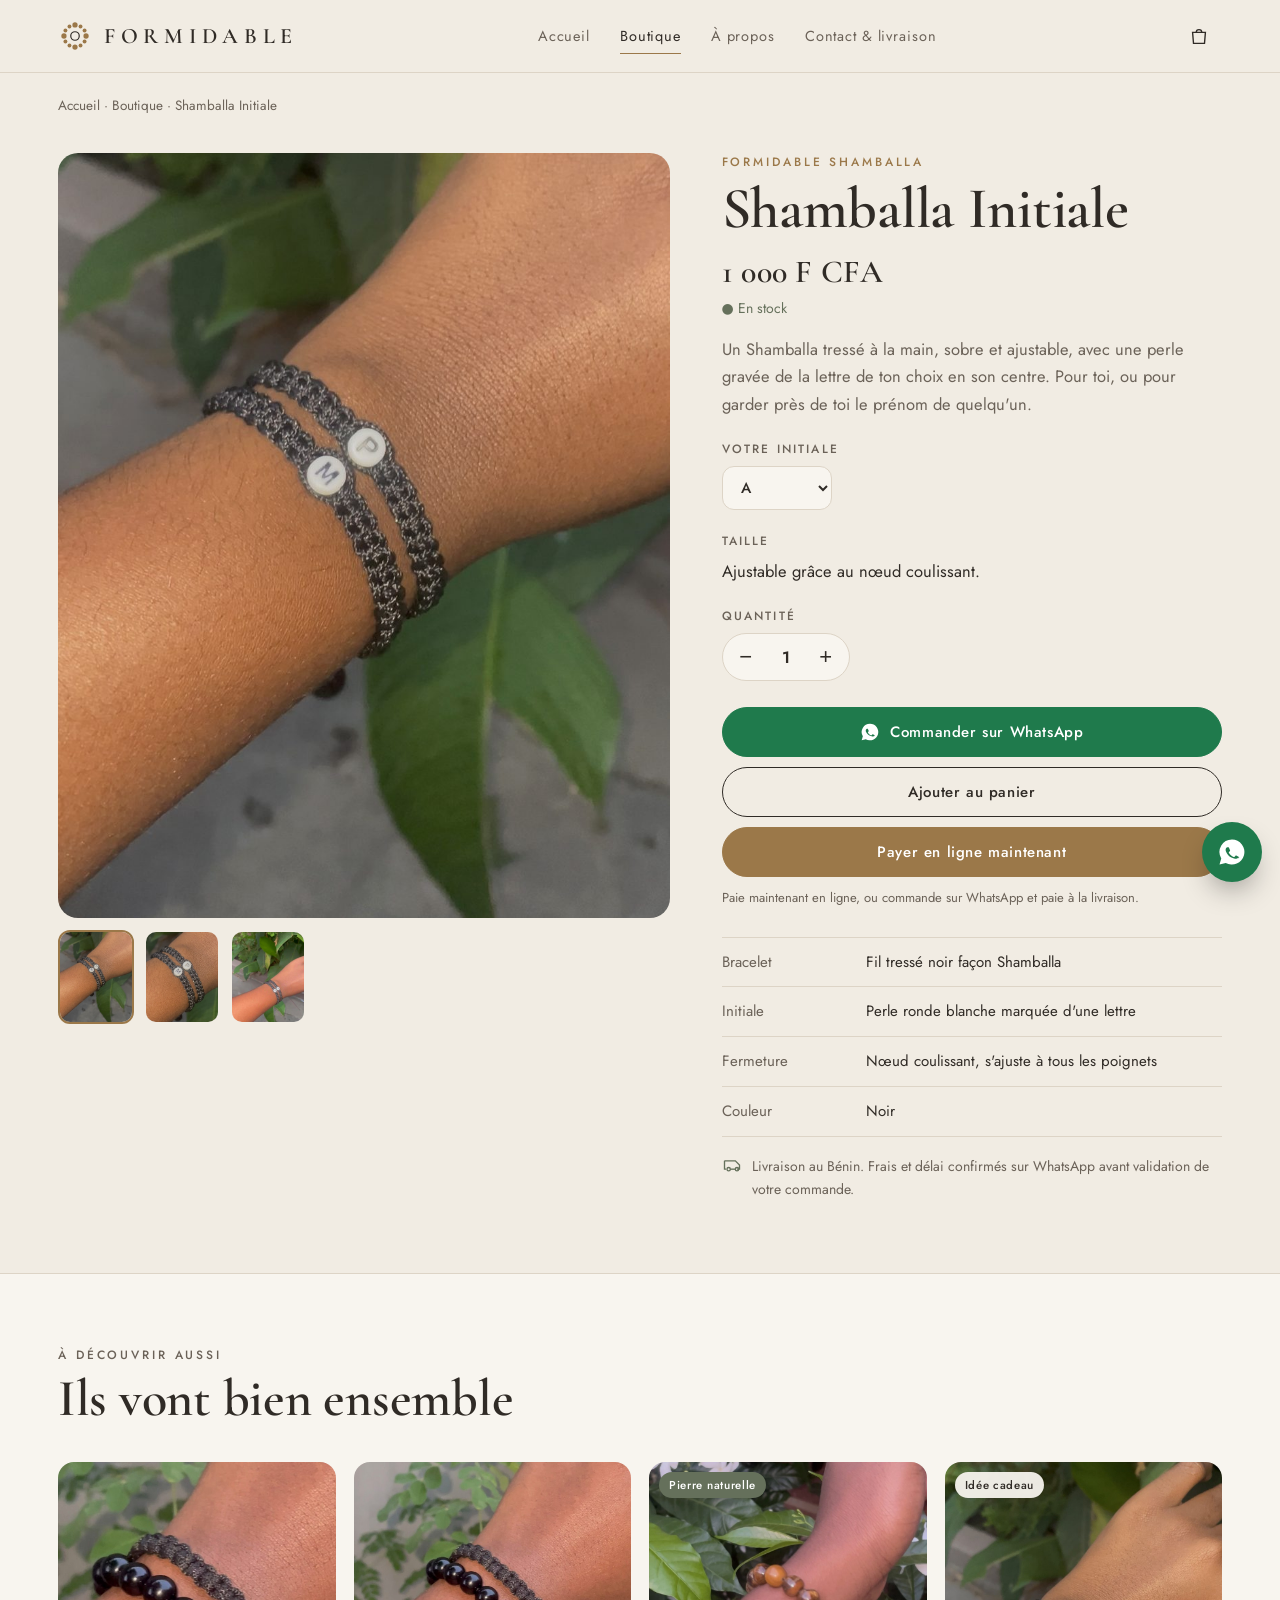
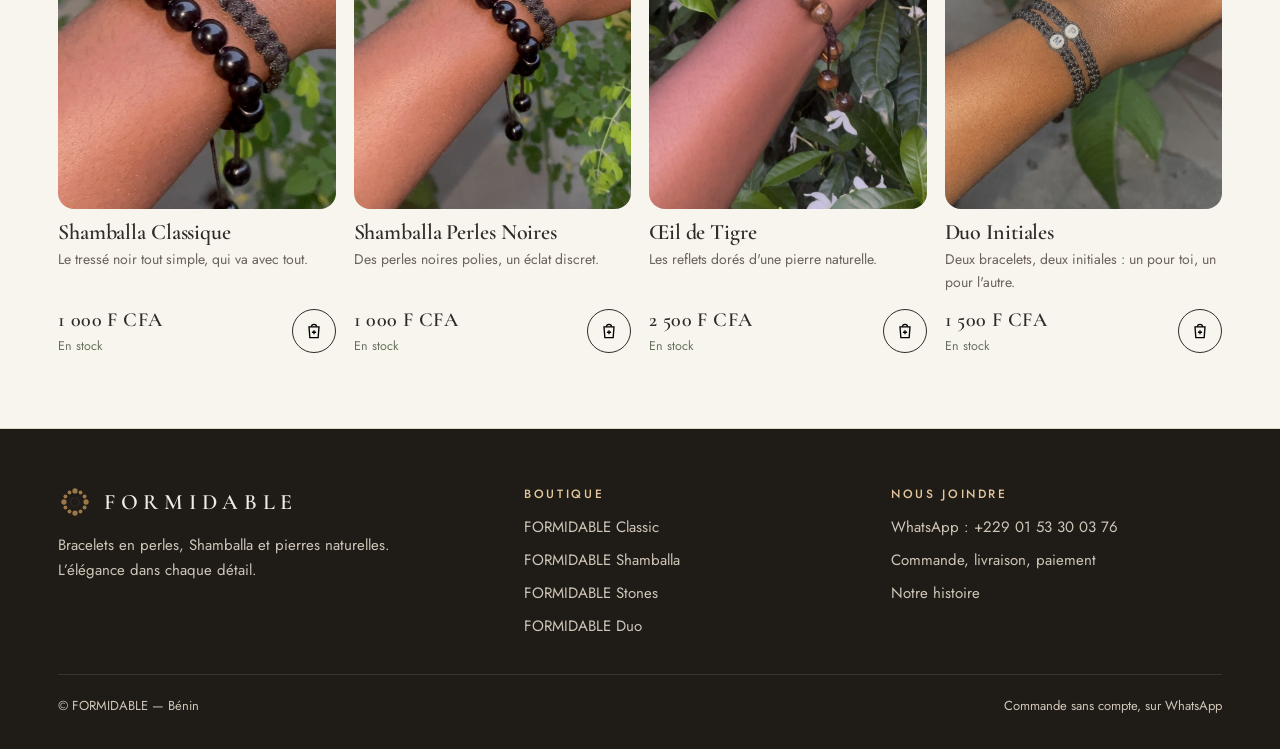
<file: produit/index.html>
<!doctype html>
<html lang="fr">
<head>
<meta charset="utf-8">
<meta name="viewport" content="width=device-width,initial-scale=1,viewport-fit=cover">
<title>Bracelet | FORMIDABLE</title>
<meta name="description" content="Bracelet FORMIDABLE : photos, prix en F CFA, matières, commande sur WhatsApp.">
<link rel="canonical" href="https://formidable.eroskadima.com/produit/">
<meta property="og:title" content="Bracelet | FORMIDABLE">
<meta property="og:description" content="Bracelet FORMIDABLE : photos, prix en F CFA, matières, commande sur WhatsApp.">
<meta property="og:image" content="https://formidable.eroskadima.com/assets/img/oeil-de-tigre-1.jpg">
<meta property="og:url" content="https://formidable.eroskadima.com/produit/">
<meta property="og:type" content="website">
<meta name="theme-color" content="#F1ECE3">
<link rel="icon" href="data:image/svg+xml,%3Csvg xmlns='http://www.w3.org/2000/svg' viewBox='0 0 40 40'%3E%3Cg fill='%239B7849'%3E%3Ccircle cx='33.00' cy='20.00' r='3.1'/%3E%3Ccircle cx='31.26' cy='26.50' r='2.3'/%3E%3Ccircle cx='26.50' cy='31.26' r='2.3'/%3E%3Ccircle cx='20.00' cy='33.00' r='3.1'/%3E%3Ccircle cx='13.50' cy='31.26' r='2.3'/%3E%3Ccircle cx='8.74' cy='26.50' r='2.3'/%3E%3Ccircle cx='7.00' cy='20.00' r='3.1'/%3E%3Ccircle cx='8.74' cy='13.50' r='2.3'/%3E%3Ccircle cx='13.50' cy='8.74' r='2.3'/%3E%3Ccircle cx='20.00' cy='7.00' r='3.1'/%3E%3Ccircle cx='26.50' cy='8.74' r='2.3'/%3E%3Ccircle cx='31.26' cy='13.50' r='2.3'/%3E%3C/g%3E%3Ccircle cx='20' cy='20' r='5' fill='none' stroke='%23302B26' stroke-width='1.4'/%3E%3C/svg%3E">
<link rel="preconnect" href="https://fonts.googleapis.com"><link rel="preconnect" href="https://fonts.gstatic.com" crossorigin>
<link rel="stylesheet" href="https://fonts.googleapis.com/css2?family=Cormorant+Garamond:ital,wght@0,500;0,600;1,500&family=Jost:wght@400;500;600&display=swap">
<link rel="stylesheet" href="/assets/style.css?v=4">
</head>
<body data-racine="/">
<header class="entete"><div class="wrap">
  <a class="logo" href="/" aria-label="FORMIDABLE, accueil"><svg viewBox="0 0 40 40" aria-hidden="true"><g fill="#9B7849"><circle cx="33.00" cy="20.00" r="3.1"/><circle cx="31.26" cy="26.50" r="2.3"/><circle cx="26.50" cy="31.26" r="2.3"/><circle cx="20.00" cy="33.00" r="3.1"/><circle cx="13.50" cy="31.26" r="2.3"/><circle cx="8.74" cy="26.50" r="2.3"/><circle cx="7.00" cy="20.00" r="3.1"/><circle cx="8.74" cy="13.50" r="2.3"/><circle cx="13.50" cy="8.74" r="2.3"/><circle cx="20.00" cy="7.00" r="3.1"/><circle cx="26.50" cy="8.74" r="2.3"/><circle cx="31.26" cy="13.50" r="2.3"/></g><circle cx="20" cy="20" r="5" fill="none" stroke="#302B26" stroke-width="1.4"/></svg><span>FORMIDABLE</span></a>
  <nav class="nav" id="nav" aria-label="Menu principal"><a href="/">Accueil</a><a href="/boutique/" aria-current=page>Boutique</a><a href="/a-propos/">À propos</a><a href="/contact/">Contact & livraison</a></nav>
  <div class="outils">
    <button class="icone" type="button" data-panier aria-label="Ouvrir le panier"><svg viewBox="0 0 24 24" fill="none" stroke="currentColor" stroke-width="1.5"><path d="M5 8h14l-1 12H6z"/><path d="M9 8a3 3 0 0 1 6 0"/></svg><span class="compteur"></span></button>
    <button class="icone" type="button" id="menuBtn" aria-label="Menu" aria-expanded="false" aria-controls="nav"><svg viewBox="0 0 24 24" fill="none" stroke="currentColor" stroke-width="1.6"><path d="M4 7h16M4 12h16M4 17h16"/></svg></button>
  </div>
</div></header>

<main><div class="wrap">
  <p class="fil"><a href="/">Accueil</a> · <a href="/boutique/">Boutique</a> · <span id="filNom"></span></p>
  <div class="fiche" id="fiche"></div>
</div>
<section class="bande"><div class="wrap"><div class="titre-section"><div><p class="eyebrow">À découvrir aussi</p><h2>Ils vont bien ensemble</h2></div></div><div class="grille" id="autres"></div></div></section>
</main>
<footer class="pied"><div class="wrap">
  <div><a class="logo" href="/"><svg viewBox="0 0 40 40" aria-hidden="true"><g fill="#9B7849"><circle cx="33.00" cy="20.00" r="3.1"/><circle cx="31.26" cy="26.50" r="2.3"/><circle cx="26.50" cy="31.26" r="2.3"/><circle cx="20.00" cy="33.00" r="3.1"/><circle cx="13.50" cy="31.26" r="2.3"/><circle cx="8.74" cy="26.50" r="2.3"/><circle cx="7.00" cy="20.00" r="3.1"/><circle cx="8.74" cy="13.50" r="2.3"/><circle cx="13.50" cy="8.74" r="2.3"/><circle cx="20.00" cy="7.00" r="3.1"/><circle cx="26.50" cy="8.74" r="2.3"/><circle cx="31.26" cy="13.50" r="2.3"/></g><circle cx="20" cy="20" r="5" fill="none" stroke="#302B26" stroke-width="1.4"/></svg><span>FORMIDABLE</span></a><p style="margin-top:14px;max-width:26em">Bracelets en perles, Shamballa et pierres naturelles. L’élégance dans chaque détail.</p></div>
  <div><h3>Boutique</h3><ul><li><a href="/boutique/?cat=classic">FORMIDABLE Classic</a></li><li><a href="/boutique/?cat=shamballa">FORMIDABLE Shamballa</a></li><li><a href="/boutique/?cat=stones">FORMIDABLE Stones</a></li><li><a href="/boutique/?cat=duo">FORMIDABLE Duo</a></li></ul></div>
  <div><h3>Nous joindre</h3><ul><li><a data-wa href="#" target="_blank" rel="noopener">WhatsApp : <span data-wa-num></span></a></li><li><a href="/contact/">Commande, livraison, paiement</a></li><li><a href="/a-propos/">Notre histoire</a></li></ul></div>
  <div class="bas-pied"><span>© FORMIDABLE — Bénin</span><span>Commande sans compte, sur WhatsApp</span></div>
</div></footer>
<a class="wa-flottant" data-wa href="#" target="_blank" rel="noopener" aria-label="Écrire à FORMIDABLE sur WhatsApp"><svg viewBox="0 0 24 24" fill="currentColor"><path d="M12 2a10 10 0 0 0-8.6 15.1L2 22l5-1.3A10 10 0 1 0 12 2zm5.3 14.1c-.2.6-1.3 1.2-1.8 1.2s-1 .3-3.5-.7-4-3.5-4.1-3.7-1-1.3-1-2.5.6-1.8.9-2 .5-.3.7-.3h.5c.2 0 .4 0 .6.5l.8 1.9c.1.2.1.4 0 .6l-.4.5-.4.4c-.1.2-.3.3-.1.6s.7 1.2 1.6 2a7 7 0 0 0 2.2 1.4c.3.1.5.1.6-.1l.9-1c.2-.3.4-.2.6-.1l1.8.9c.3.1.5.2.5.3s0 .7-.2 1.3z"/></svg></a>
<div class="voile"></div>
<aside class="panier" aria-hidden="true" aria-label="Panier">
  <header><h2>Votre panier</h2><button class="icone" type="button" id="fermerPanier" aria-label="Fermer le panier"><svg viewBox="0 0 24 24" fill="none" stroke="currentColor" stroke-width="1.6"><path d="M6 6l12 12M18 6 6 18"/></svg></button></header>
  <div class="liste" id="panierListe"></div>
  <footer><div class="total"><span>Total</span><span id="panierTotal">0 F CFA</span></div>
  <button class="btn bronze" id="panierPayer" type="button" hidden>Payer en ligne maintenant</button>
  <a class="btn wa" id="panierCommander" href="#" target="_blank" rel="noopener"><svg viewBox="0 0 24 24" fill="currentColor"><path d="M12 2a10 10 0 0 0-8.6 15.1L2 22l5-1.3A10 10 0 1 0 12 2zm5.3 14.1c-.2.6-1.3 1.2-1.8 1.2s-1 .3-3.5-.7-4-3.5-4.1-3.7-1-1.3-1-2.5.6-1.8.9-2 .5-.3.7-.3h.5c.2 0 .4 0 .6.5l.8 1.9c.1.2.1.4 0 .6l-.4.5-.4.4c-.1.2-.3.3-.1.6s.7 1.2 1.6 2a7 7 0 0 0 2.2 1.4c.3.1.5.1.6-.1l.9-1c.2-.3.4-.2.6-.1l1.8.9c.3.1.5.2.5.3s0 .7-.2 1.3z"/></svg> Payer à la livraison</a>
  <p class="petit">Paie en ligne maintenant, ou envoie ta commande sur WhatsApp (déjà rédigée) et paie à la livraison. Aucun compte à créer.</p></footer>
</aside>
<script src="/assets/produits.js?v=4"></script>
<script src="/assets/app.js?v=4"></script>
</body>
</html>
</file>
<file: assets/style.css>
/* FORMIDABLE — vitrine de bijoux. Mise en page : écrin crème, arches de vitrine, bronze en filet. */
:root{
  --charbon:#302B26; --creme:#F1ECE3; --bronze:#9B7849; --olive:#65705B;
  --papier:#F8F5EF; --ligne:#DDD4C6; --texte2:#6B6258; --nuit:#1F1B17;
  --f-titre:"Cormorant Garamond","Times New Roman",serif;
  --f-texte:"Jost",system-ui,-apple-system,"Segoe UI",sans-serif;
  --r:18px; --ombre:0 24px 50px -28px rgba(48,43,38,.45);
}
*{box-sizing:border-box}
html{scroll-behavior:smooth;-webkit-text-size-adjust:100%;overflow-x:hidden}
body{margin:0;background:var(--creme);color:var(--charbon);font:400 16.5px/1.65 var(--f-texte);overflow-x:hidden}
img{max-width:100%;display:block}
a{color:inherit}
h1,h2,h3{font-family:var(--f-titre);font-weight:600;line-height:1.05;margin:0;text-wrap:balance;letter-spacing:-.005em}
p{margin:0}
.wrap{max-width:1200px;margin:0 auto;padding-left:max(18px,env(safe-area-inset-left,0px));padding-right:max(18px,env(safe-area-inset-right,0px))}
.eyebrow{font:500 12px var(--f-texte);letter-spacing:.24em;text-transform:uppercase;color:var(--bronze)}
.muted{color:var(--texte2)}
:focus-visible{outline:2px solid var(--bronze);outline-offset:3px}
.sr{position:absolute;width:1px;height:1px;overflow:hidden;clip:rect(0 0 0 0)}

/* boutons */
.btn{display:inline-flex;align-items:center;justify-content:center;gap:10px;min-height:50px;padding:0 26px;border-radius:999px;border:1.5px solid var(--charbon);background:transparent;color:var(--charbon);font:500 15px var(--f-texte);letter-spacing:.04em;text-decoration:none;cursor:pointer;transition:background .2s,color .2s,transform .15s}
.btn:hover{transform:translateY(-1px)}
.btn.plein{background:var(--charbon);color:var(--creme)}
.btn.plein:hover{background:var(--nuit)}
.btn.wa{background:#1F7A4C;border-color:#1F7A4C;color:#fff}
.btn.wa:hover{background:#18643E}
.btn.bronze{background:var(--bronze);border-color:var(--bronze);color:#fff}
.btn svg{width:20px;height:20px;flex:none}
.btn[disabled]{opacity:.45;pointer-events:none}

/* en-tête */
body::before{content:"";position:fixed;inset:0 0 auto;height:env(safe-area-inset-top,0px);z-index:60;background:var(--creme)}
.entete{position:sticky;top:env(safe-area-inset-top,0px);z-index:50;background:color-mix(in srgb,var(--creme) 92%,transparent);backdrop-filter:blur(10px);border-bottom:1px solid var(--ligne)}
.entete .wrap{display:flex;align-items:center;justify-content:space-between;gap:16px;min-height:72px}
.logo{display:flex;align-items:center;gap:12px;text-decoration:none}
.logo svg{width:34px;height:34px}
.logo span{font:600 22px var(--f-titre);letter-spacing:.26em}
.nav{display:flex;gap:30px;font-size:14.5px;letter-spacing:.06em}
.nav a{text-decoration:none;color:var(--texte2);padding:6px 0;border-bottom:1px solid transparent}
.nav a:hover,.nav a[aria-current=page]{color:var(--charbon);border-color:var(--bronze)}
.outils{display:flex;align-items:center;gap:6px}
.icone{position:relative;width:46px;height:46px;border-radius:50%;border:0;background:transparent;display:flex;align-items:center;justify-content:center;cursor:pointer;color:var(--charbon)}
.icone:hover{background:rgba(48,43,38,.06)}
.icone svg{width:22px;height:22px}
.compteur{position:absolute;top:5px;right:4px;min-width:18px;height:18px;padding:0 5px;border-radius:9px;background:var(--bronze);color:#fff;font:600 11px/18px var(--f-texte);text-align:center}
.compteur:empty,.compteur[data-n="0"]{display:none}
#menuBtn{display:none}
@media (max-width:860px){
  .nav{display:none;position:absolute;left:0;right:0;top:100%;flex-direction:column;gap:0;background:var(--creme);border-bottom:1px solid var(--ligne);padding:8px max(18px,env(safe-area-inset-left,0px)) 18px}
  .nav.ouvert{display:flex}
  .nav a{padding:14px 0;border-bottom:1px solid var(--ligne);font-size:16px}
  #menuBtn{display:flex}
  .logo span{font-size:19px;letter-spacing:.2em}
}

/* héros */
.heros{padding-block:56px 72px}
.heros .wrap{display:grid;grid-template-columns:minmax(0,1.05fr) minmax(0,.95fr);gap:56px;align-items:center}
.heros h1{font-size:clamp(46px,6.4vw,88px);font-weight:500}
.heros h1 em{font-style:italic;color:var(--bronze)}
.heros .intro{margin-top:22px;font-size:18px;color:var(--texte2);max-width:30em}
.heros .actions{display:flex;flex-wrap:wrap;gap:12px;margin-top:32px}
.garanties{display:flex;flex-wrap:wrap;gap:12px 26px;margin-top:36px;padding-top:24px;border-top:1px solid var(--ligne);font-size:14px;color:var(--texte2)}
.garanties span{display:flex;align-items:center;gap:8px}
.garanties svg{width:18px;height:18px;color:var(--olive)}
.arche{position:relative;justify-self:center;width:min(420px,100%);aspect-ratio:9/14;border-radius:999px 999px 26px 26px;overflow:hidden;background:var(--charbon);box-shadow:var(--ombre)}
.arche video,.arche img{width:100%;height:100%;object-fit:cover}
.arche::after{content:"";position:absolute;inset:10px;border:1px solid rgba(241,236,227,.55);border-radius:999px 999px 18px 18px;pointer-events:none}
.etiquette-flottante{position:absolute;left:-26px;bottom:60px;background:var(--papier);border:1px solid var(--ligne);border-radius:14px;padding:12px 16px;box-shadow:var(--ombre);font-size:13.5px;line-height:1.35}
.etiquette-flottante b{display:block;font:600 20px var(--f-titre)}
.heros .visuel{position:relative;justify-self:center;width:min(420px,100%)}
@media (max-width:860px){
  .heros{padding-block:20px 48px}
  .heros .wrap{grid-template-columns:1fr;gap:30px}
  .heros .visuel{order:-1;width:min(330px,82%)}
  .etiquette-flottante{left:-14px;bottom:36px}
  .heros .texte{text-align:center}
  .heros .intro{margin-inline:auto}
  .heros .actions,.garanties{justify-content:center}
}

/* sections */
section{padding-block:72px}
.titre-section{display:flex;flex-wrap:wrap;align-items:end;justify-content:space-between;gap:12px 30px;margin-bottom:36px}
.titre-section h2{font-size:clamp(34px,4.4vw,52px);margin-top:8px}
.titre-section p{max-width:30em;color:var(--texte2)}
.bande{background:var(--papier);border-block:1px solid var(--ligne)}
.fonce{background:var(--charbon);color:var(--creme)}
.fonce .muted,.fonce p{color:#CFC6B8}

/* catégories */
.cats{display:grid;grid-template-columns:repeat(4,minmax(0,1fr));gap:16px}
.cat{position:relative;display:block;border-radius:999px 999px 18px 18px;overflow:hidden;aspect-ratio:3/4;text-decoration:none;color:#fff;background:var(--charbon)}
.cat img{width:100%;height:100%;object-fit:cover;transition:transform .6s}
.cat:hover img{transform:scale(1.05)}
.cat::after{content:"";position:absolute;inset:0;background:linear-gradient(0deg,rgba(31,27,23,.82),rgba(31,27,23,0) 55%)}
.cat .t{position:absolute;left:18px;right:18px;bottom:18px;z-index:1}
.cat small{display:block;font:500 11px var(--f-texte);letter-spacing:.24em;text-transform:uppercase;color:#E3C79B}
.cat b{display:block;font:600 28px/1.05 var(--f-titre);margin-top:4px}
.cat span{display:block;font-size:13.5px;opacity:.85;margin-top:4px}
@media (max-width:900px){.cats{grid-template-columns:repeat(2,minmax(0,1fr))}}

/* cartes produits */
.grille{display:grid;grid-template-columns:repeat(4,minmax(0,1fr));gap:22px 18px}
@media (max-width:1000px){.grille{grid-template-columns:repeat(3,minmax(0,1fr))}}
@media (max-width:720px){.grille{grid-template-columns:repeat(2,minmax(0,1fr));gap:18px 12px}}
.carte{display:flex;flex-direction:column;min-width:0}
.carte .photo{position:relative;display:block;aspect-ratio:4/5;border-radius:16px;overflow:hidden;background:var(--papier)}
.carte .photo img{width:100%;height:100%;object-fit:cover;transition:transform .5s}
.carte:hover .photo img{transform:scale(1.04)}
.badge{position:absolute;top:10px;left:10px;padding:5px 10px;border-radius:999px;background:rgba(248,245,239,.94);font:500 11.5px var(--f-texte);letter-spacing:.06em;color:var(--charbon)}
.badge.olive{background:var(--olive);color:#fff}
.carte h3{font-size:22px;margin-top:12px}
.carte h3 a{text-decoration:none}
.carte .court{font-size:14px;color:var(--texte2);margin-top:4px;flex:1}
.carte .bas{display:flex;align-items:center;justify-content:space-between;gap:8px;margin-top:12px}
.prix{font:600 20px var(--f-titre);letter-spacing:.02em;white-space:nowrap}
.prix small{font:500 12px var(--f-texte);letter-spacing:.08em;color:var(--texte2)}
.ajout{width:44px;height:44px;border-radius:50%;border:1.5px solid var(--charbon);background:transparent;cursor:pointer;display:flex;align-items:center;justify-content:center;flex:none}
.ajout:hover{background:var(--charbon);color:var(--creme)}
.ajout svg{width:20px;height:20px}
.dispo{font-size:12.5px;margin-top:2px}
.dispo.en-stock{color:var(--olive)}.dispo.sur-commande{color:var(--bronze)}.dispo.epuise{color:#A0463A}
@media (max-width:720px){.carte h3{font-size:19px}.carte .court{display:none}.prix{font-size:18px}}

/* initiales */
.initiales{display:grid;grid-template-columns:minmax(0,1fr) minmax(0,1fr);gap:48px;align-items:center}
.lettres{display:flex;flex-wrap:wrap;gap:10px;margin-top:26px}
.lettres span{width:52px;height:52px;border-radius:50%;background:#FBF8F2;color:var(--charbon);display:flex;align-items:center;justify-content:center;font:600 22px var(--f-titre);box-shadow:inset 0 0 0 1px var(--ligne),0 6px 14px -8px rgba(0,0,0,.4);animation:respire 4s ease-in-out infinite}
.lettres span:nth-child(2n){animation-delay:.4s}.lettres span:nth-child(3n){animation-delay:.8s}
@keyframes respire{50%{transform:translateY(-4px)}}
.initiales .photo-i{border-radius:999px 999px 20px 20px;overflow:hidden;aspect-ratio:4/5;max-width:420px;justify-self:center;width:100%}
.initiales .photo-i img{width:100%;height:100%;object-fit:cover}
@media (max-width:860px){.initiales{grid-template-columns:1fr}}

/* marque / étapes */
.duo-col{display:grid;grid-template-columns:minmax(0,.9fr) minmax(0,1.1fr);gap:56px;align-items:center}
.duo-col .photo-m{border-radius:20px;overflow:hidden;aspect-ratio:4/5;max-width:440px;width:100%}
.duo-col .photo-m img{width:100%;height:100%;object-fit:cover}
.duo-col h2{font-size:clamp(34px,4.2vw,50px);margin-top:10px}
.duo-col p+p{margin-top:14px}
@media (max-width:860px){.duo-col{grid-template-columns:1fr;gap:30px}}
.etapes{display:grid;grid-template-columns:repeat(3,minmax(0,1fr));gap:18px;counter-reset:e}
.etape{padding:26px 24px;border:1px solid rgba(241,236,227,.18);border-radius:18px}
.etape .n{font:600 44px var(--f-titre);color:#E3C79B;line-height:1}
.etape h3{font-size:26px;margin-top:12px;color:var(--creme)}
.etape p{margin-top:8px;font-size:15px}
@media (max-width:800px){.etapes{grid-template-columns:1fr}}

/* boutique */
.filtres{display:flex;flex-wrap:wrap;gap:10px 14px;align-items:center;margin-bottom:28px}
.puces{display:flex;gap:8px;overflow-x:auto;padding-bottom:4px;scrollbar-width:none;max-width:100%}
.puces::-webkit-scrollbar{display:none}
.puce{flex:none;min-height:42px;padding:0 18px;border-radius:999px;border:1px solid var(--ligne);background:var(--papier);font:500 14px var(--f-texte);cursor:pointer;color:var(--charbon)}
.puce[aria-pressed=true]{background:var(--charbon);color:var(--creme);border-color:var(--charbon)}
.selects{display:flex;flex-wrap:wrap;gap:10px;margin-left:auto}
select,input[type=text],input[type=number]{min-height:44px;padding:0 14px;border-radius:12px;border:1px solid var(--ligne);background:var(--papier);font:500 15px var(--f-texte);color:var(--charbon)}
.vide{padding:40px;text-align:center;color:var(--texte2);border:1px dashed var(--ligne);border-radius:16px}
@media (max-width:720px){.selects{margin-left:0;width:100%}.selects select{flex:1;min-width:0}}

/* fiche produit */
.fiche{display:grid;grid-template-columns:minmax(0,1.1fr) minmax(0,.9fr);gap:52px;align-items:start;padding-block:36px 72px}
.galerie .principale{border-radius:20px;overflow:hidden;aspect-ratio:4/5;background:var(--papier)}
.galerie .principale img{width:100%;height:100%;object-fit:cover}
.vignettes{display:flex;gap:10px;margin-top:12px}
.vignettes button{width:76px;height:94px;border-radius:12px;overflow:hidden;border:2px solid transparent;padding:0;cursor:pointer;background:none}
.vignettes button[aria-current=true]{border-color:var(--bronze)}
.vignettes img{width:100%;height:100%;object-fit:cover}
.fiche h1{font-size:clamp(38px,4.6vw,58px)}
.fiche .prix{font-size:32px;margin-top:12px;display:block}
.fiche .desc{margin-top:16px;color:var(--texte2)}
.champ{margin-top:22px}
.champ label,.champ .lbl{display:block;font:500 12px var(--f-texte);letter-spacing:.18em;text-transform:uppercase;color:var(--texte2);margin-bottom:8px}
.choix-lettres{display:flex;gap:10px;flex-wrap:wrap}
.choix-lettres select{width:110px}
.qte{display:inline-flex;align-items:center;border:1px solid var(--ligne);border-radius:999px;background:var(--papier)}
.qte button{width:46px;height:46px;border:0;background:none;font-size:22px;cursor:pointer;color:var(--charbon)}
.qte output{min-width:34px;text-align:center;font-weight:600}
.actions-fiche{display:grid;gap:10px;margin-top:26px}
.matieres{margin-top:28px;border-top:1px solid var(--ligne)}
.matieres div{display:grid;grid-template-columns:130px minmax(0,1fr);gap:14px;padding:12px 0;border-bottom:1px solid var(--ligne);font-size:15px}
.matieres dt{color:var(--texte2)}
.matieres dd{margin:0}
.note{margin-top:18px;font-size:14px;color:var(--texte2);display:flex;gap:10px}
.note svg{width:20px;height:20px;flex:none;color:var(--olive)}
.fil{font-size:13.5px;color:var(--texte2);padding-top:22px}
.fil a{text-decoration:none}
@media (max-width:860px){.fiche{grid-template-columns:1fr;gap:26px;padding-top:12px}.matieres div{grid-template-columns:110px minmax(0,1fr)}}

/* pages texte */
.page-titre{padding-block:56px 24px;text-align:center}
.page-titre h1{font-size:clamp(42px,6vw,72px);margin-top:10px}
.page-titre p{max-width:36em;margin:14px auto 0;color:var(--texte2)}
.prose{max-width:720px;margin:0 auto}
.prose h2{font-size:32px;margin:40px 0 12px}
.prose p{margin-bottom:14px}
.infos{display:grid;grid-template-columns:repeat(2,minmax(0,1fr));gap:16px}
.info{padding:26px;border-radius:18px;background:var(--papier);border:1px solid var(--ligne)}
.info h3{font-size:26px}
.info p,.info li{font-size:15.5px;color:var(--texte2)}
.info ul{margin:10px 0 0;padding-left:18px}
.info .gros{font:600 26px var(--f-titre);color:var(--charbon);margin-top:8px;display:block;white-space:nowrap}
@media (max-width:760px){.infos{grid-template-columns:1fr}}

/* panier */
.voile{position:fixed;inset:0;background:rgba(31,27,23,.45);z-index:80;opacity:0;pointer-events:none;transition:opacity .25s}
.voile.ouvert{opacity:1;pointer-events:auto}
.panier{position:fixed;top:0;right:0;bottom:0;width:min(420px,100%);z-index:90;background:var(--creme);transform:translateX(100%);transition:transform .3s cubic-bezier(.2,.8,.2,1);display:flex;flex-direction:column;padding:env(safe-area-inset-top,0px) env(safe-area-inset-right,0px) env(safe-area-inset-bottom,0px) 0}
.panier.ouvert{transform:none}
.panier header{display:flex;align-items:center;justify-content:space-between;padding:18px 22px;border-bottom:1px solid var(--ligne)}
.panier header h2{font-size:30px}
.panier .liste{flex:1;overflow:auto;padding:8px 22px}
.ligne-p{display:grid;grid-template-columns:70px minmax(0,1fr) auto;gap:14px;align-items:center;padding:14px 0;border-bottom:1px solid var(--ligne)}
.ligne-p img{width:70px;height:86px;border-radius:10px;object-fit:cover}
.ligne-p b{font:600 19px var(--f-titre);display:block}
.ligne-p small{color:var(--texte2);font-size:13px;display:block}
.ligne-p .q{display:flex;align-items:center;gap:6px;margin-top:6px}
.ligne-p .q button{width:30px;height:30px;border-radius:50%;border:1px solid var(--ligne);background:var(--papier);cursor:pointer}
.ligne-p .suppr{border:0;background:none;color:var(--texte2);font-size:13px;cursor:pointer;text-decoration:underline}
.panier footer{padding:18px 22px 22px;border-top:1px solid var(--ligne);display:grid;gap:12px}
.total{display:flex;justify-content:space-between;align-items:baseline;font:600 26px var(--f-titre)}
.panier .petit{font-size:13px;color:var(--texte2)}

/* bouton WhatsApp flottant */
.wa-flottant{position:fixed;right:max(18px,env(safe-area-inset-right,0px));bottom:calc(18px + env(safe-area-inset-bottom,0px));z-index:40;width:60px;height:60px;border-radius:50%;background:#1F7A4C;color:#fff;display:flex;align-items:center;justify-content:center;box-shadow:0 14px 30px -10px rgba(0,0,0,.45)}
.wa-flottant svg{width:30px;height:30px}

/* pied */
.pied{background:var(--nuit);color:#CFC6B8;padding-block:56px 32px;font-size:15px}
.pied .wrap{display:grid;grid-template-columns:1.3fr 1fr 1fr;gap:36px}
.pied .logo span{color:var(--creme)}
.pied h3{font:500 12px var(--f-texte);letter-spacing:.22em;text-transform:uppercase;color:#E3C79B;margin-bottom:12px}
.pied ul{list-style:none;margin:0;padding:0;display:grid;gap:8px}
.pied a{text-decoration:none}
.pied a:hover{color:var(--creme)}
.pied .bas-pied{grid-column:1/-1;border-top:1px solid #3A342E;padding-top:20px;font-size:13px;display:flex;flex-wrap:wrap;justify-content:space-between;gap:10px}
@media (max-width:760px){.pied .wrap{grid-template-columns:1fr}}

.toast{position:fixed;left:50%;bottom:calc(92px + env(safe-area-inset-bottom,0px));transform:translate(-50%,20px);opacity:0;z-index:95;background:var(--charbon);color:var(--creme);padding:12px 20px;border-radius:999px;font-size:14.5px;transition:all .25s;pointer-events:none;white-space:nowrap}
.toast.on{opacity:1;transform:translate(-50%,0)}
.apparait{animation:monte .8s cubic-bezier(.2,.8,.2,1) both}
@keyframes monte{from{opacity:0;transform:translateY(18px)}}
@media (prefers-reduced-motion:reduce){*{animation:none!important;transition:none!important}html{scroll-behavior:auto}}
.btn[aria-disabled=true]{opacity:.45;pointer-events:none}
@media (max-width:720px){.selects{display:grid;grid-template-columns:1fr 1fr}.selects select{width:100%}}
.toast{bottom:auto;top:calc(86px + env(safe-area-inset-top,0px));transform:translate(-50%,-12px)}
.toast.on{transform:translate(-50%,0)}

/* paiement en ligne FedaPay */
body.bloque{overflow:hidden}
.paie{position:fixed;inset:0;z-index:120;background:rgba(30,26,22,.55);display:flex;align-items:center;justify-content:center;padding:16px}
.paie[hidden]{display:none}
.paie-boite{position:relative;background:var(--creme);border-radius:22px;width:min(480px,100%);max-height:calc(100vh - 32px);overflow:auto;padding:30px 26px 24px;box-shadow:0 24px 60px rgba(0,0,0,.25)}
.paie-boite h2{font-size:34px;margin:6px 0 16px}
.paie-x{position:absolute;top:14px;right:14px}
.paie-montant{display:flex;align-items:center;gap:12px;flex-wrap:wrap;background:#fff;border:1px solid var(--ligne);border-radius:16px;padding:14px 16px}
.paie-montant span{font-size:13px;color:var(--texte2);width:100%}
.paie-montant b{font:600 28px var(--f-titre);color:var(--charbon);flex:1}
.paie-copier{border:1.5px solid var(--charbon);background:transparent;border-radius:999px;padding:8px 16px;font:500 14px var(--f-texte);cursor:pointer;color:var(--charbon)}
.paie-etapes{list-style:none;counter-reset:e;padding:0;margin:20px 0 14px;display:grid;gap:20px}
.paie-etapes>li{counter-increment:e;display:grid;gap:10px;padding-left:40px;position:relative}
.paie-etapes>li::before{content:counter(e);position:absolute;left:0;top:0;width:28px;height:28px;border-radius:50%;background:var(--bronze);color:#fff;display:grid;place-items:center;font:600 14px var(--f-texte)}
.paie-etapes small{font-size:13px;color:var(--texte2);line-height:1.5}
.paie-etapes .btn{width:100%}
.paie-ou{font-size:13px;color:var(--texte2)}
.paie-ussd{display:flex;align-items:center;justify-content:space-between;gap:10px;border:1.5px dashed var(--bronze);border-radius:14px;padding:12px 14px;text-decoration:none;color:var(--charbon)}
.paie-ussd code{font:600 17px/1.2 ui-monospace,Menlo,Consolas,monospace;letter-spacing:.02em;word-break:break-all}
.paie-ussd span{font-size:13px;color:var(--bronze);font-weight:600;flex:none}
.paie-ussd[hidden]{display:none}
.paie-champ{display:grid;gap:6px;font-size:13px;color:var(--texte2)}
.paie-champ input{min-height:46px;border:1px solid var(--ligne);border-radius:12px;padding:0 14px;font:400 16px var(--f-texte);background:#fff;color:var(--charbon)}
.paie-boite .petit{font-size:12.5px;color:var(--texte2);line-height:1.5}
.paie-note{font-size:13px;color:var(--texte2);margin-top:10px}
.panier footer .btn[hidden]{display:none}
@media (max-width:520px){.paie{align-items:flex-end;padding:0}.paie-boite{border-radius:22px 22px 0 0;max-height:92vh;padding:26px 18px 22px}.paie-boite h2{font-size:30px}}
</file>
